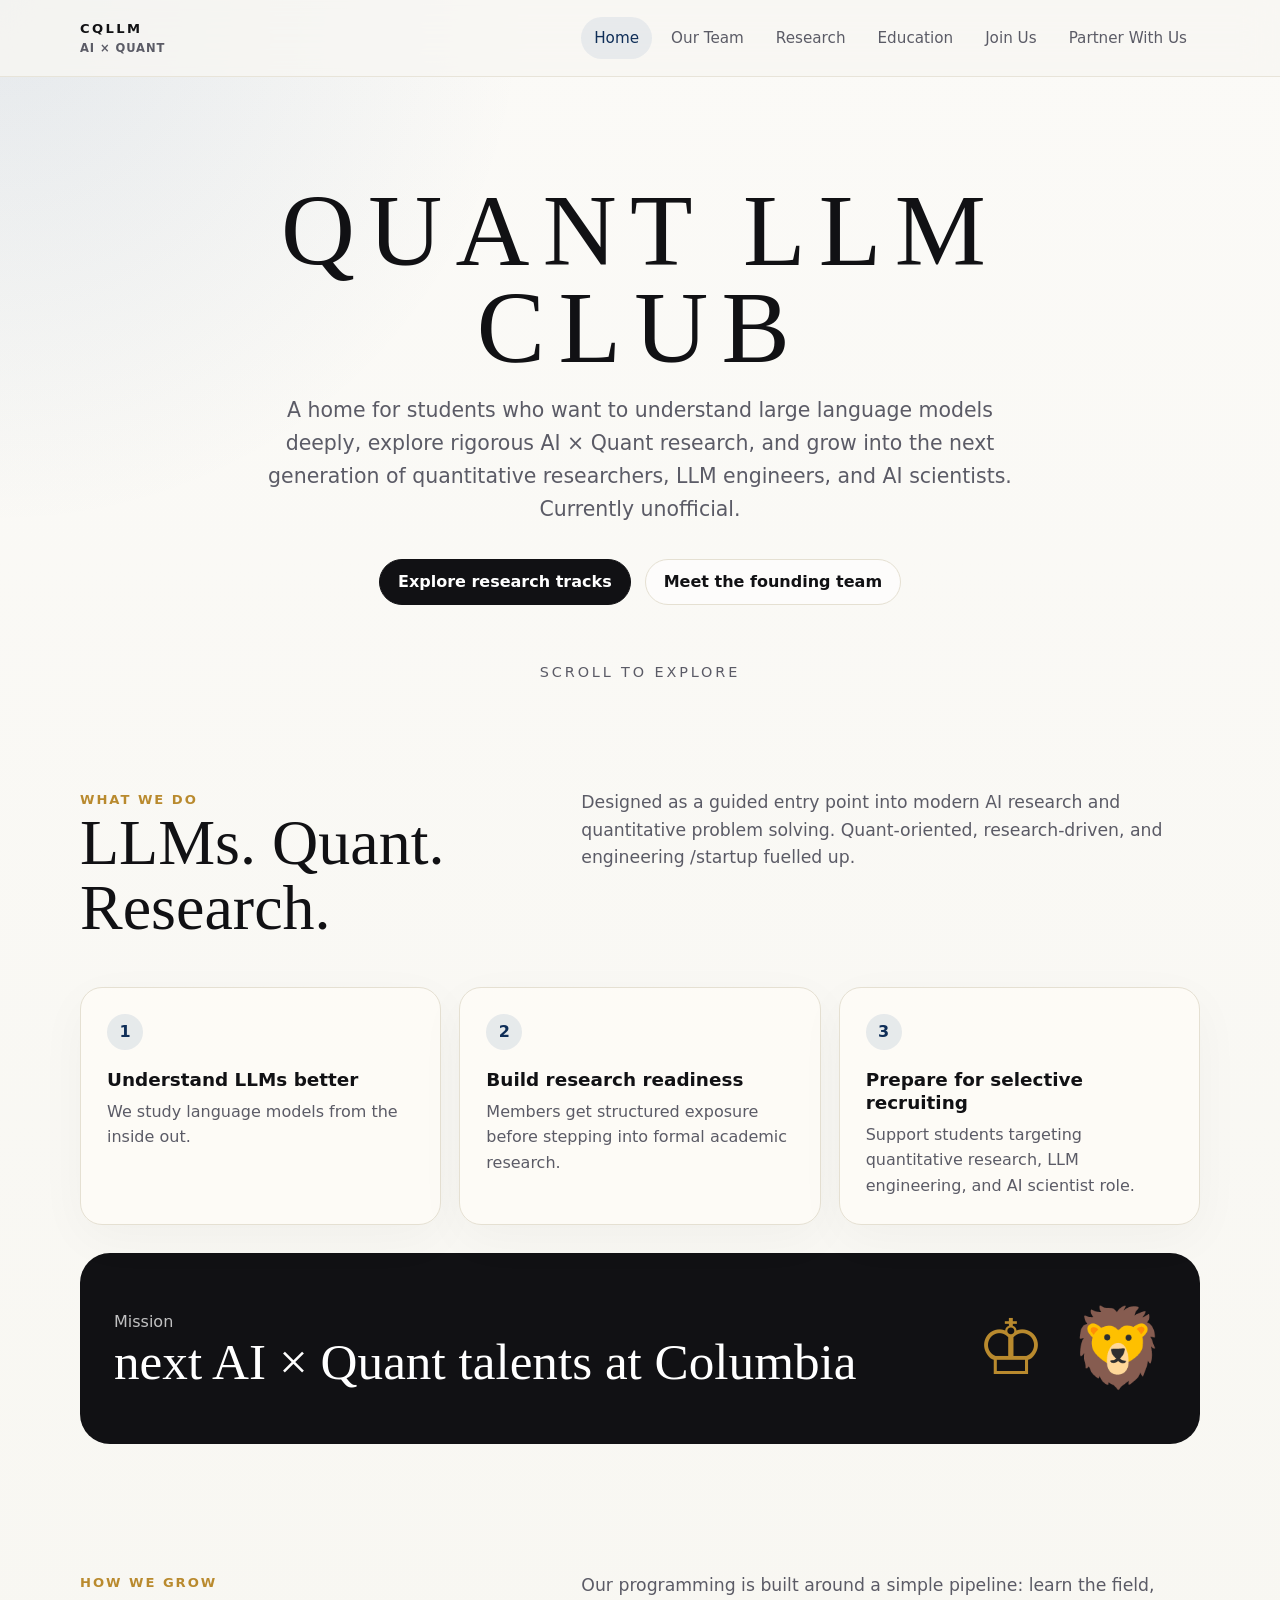
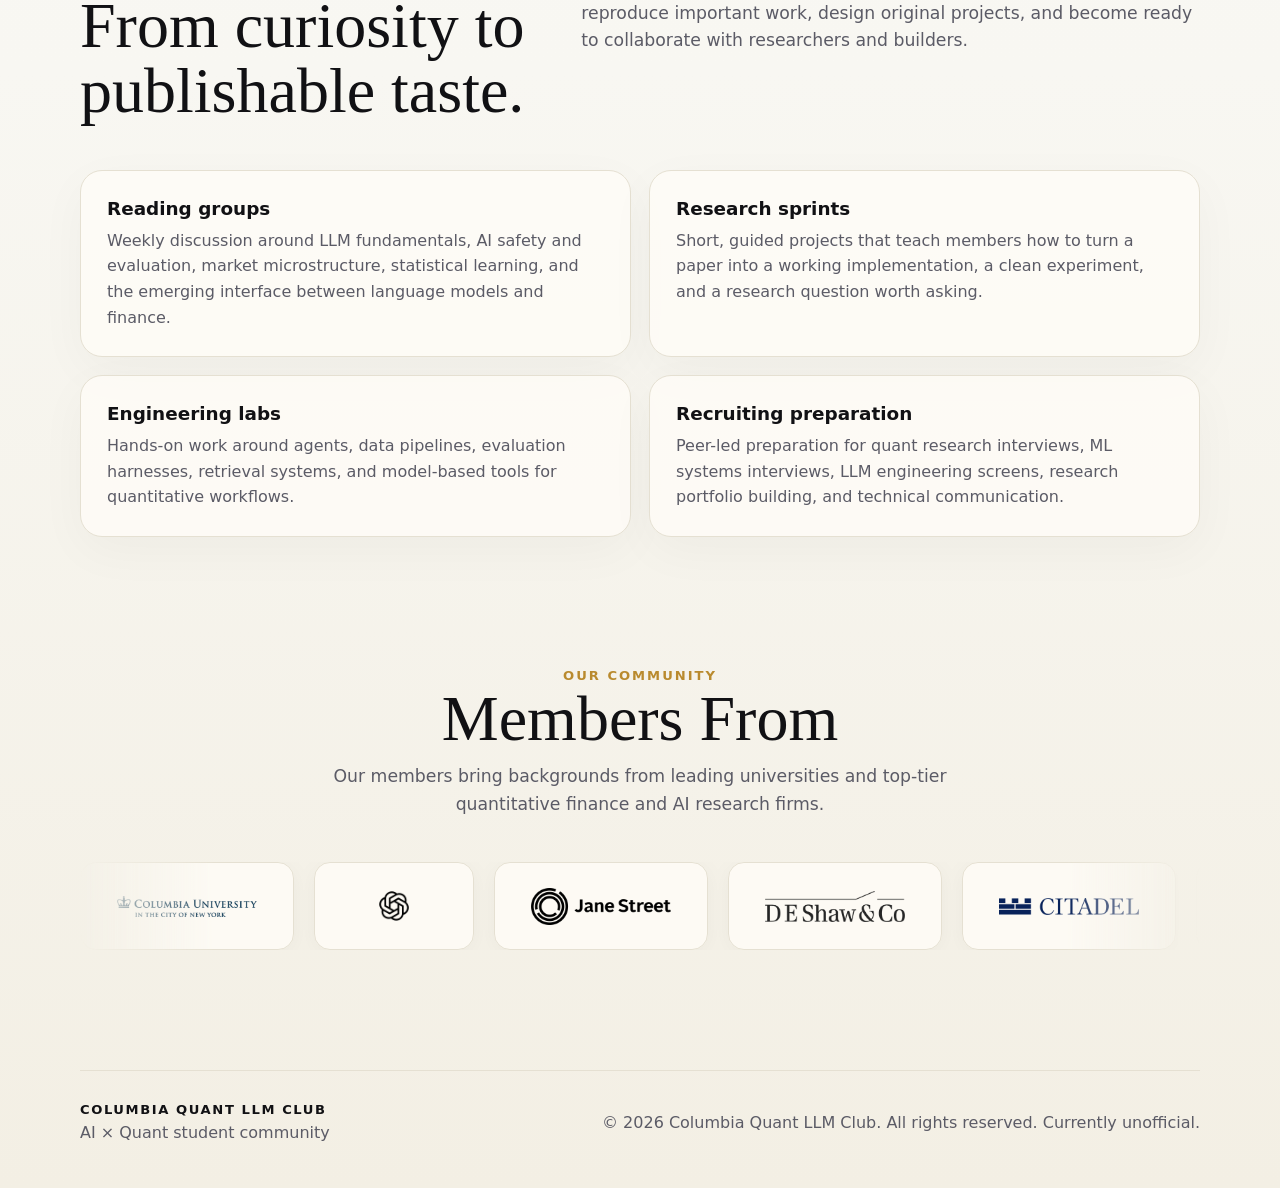
<file: index.html>
<!doctype html>
<html lang="en">

<head>
  <meta charset="utf-8" />
  <meta name="viewport" content="width=device-width, initial-scale=1" />
  <title>Columbia Quant LLM Club</title>
  <meta name="description"
    content="Columbia Quant LLM Club is a student-led community focused on large language models, quantitative research, and AI x Quant talent development." />
  <link rel="stylesheet" href="styles.css" />
</head>

<body>
  <header class="site-header">
    <div class="nav-wrap">
      <a class="logo" href="index.html" aria-label="Columbia Quant LLM Club home">
        <span>CQLLM</span>
        <span>AI × Quant</span>
      </a>
      <nav class="nav-links" aria-label="Primary navigation">
        <a class="active" href="index.html">Home</a>
        <a href="team.html">Our Team</a>
        <a href="research.html">Research</a>
        <a href="education.html">Education</a>
        <a href="recruitment.html">Join Us</a>
        <a href="sponsors.html">Partner With Us</a>
      </nav>
    </div>
  </header>

  <main>
    <section class="hero">
      <div class="hero-inner">
        <h1>Quant LLM Club</h1>
        <p class="hero-copy">
          A home for students who want to understand large language models deeply, explore rigorous AI × Quant research,
          and grow into the next generation of quantitative researchers, LLM engineers, and AI scientists. Currently unofficial.
        </p>
        <div class="hero-actions">
          <a class="button primary" href="research.html">Explore research tracks</a>
          <a class="button secondary" href="team.html">Meet the founding team</a>
        </div>
        <div class="scroll-note">Scroll to explore</div>
      </div>
    </section>

    <section class="section" id="what-we-do">
      <div class="section-heading">
        <div>
          <div class="eyebrow">What We Do</div>
          <h2>LLMs. Quant. Research.</h2>
        </div>
        <p class="lead">
          Designed as a guided entry point into modern AI research and quantitative problem
          solving. Quant-oriented, research-driven, and engineering /startup fuelled up.
        </p>
      </div>

      <div class="grid">
        <article class="card">
          <div class="number">1</div>
          <h3>Understand LLMs better</h3>
          <p>We study language models from the inside out.</p>
        </article>
        <article class="card">
          <div class="number">2</div>
          <h3>Build research readiness</h3>
          <p>Members get structured exposure before stepping into formal academic research.</p>
          <!-- paper discussions,reproducibility projects, faculty outreach preparation, and research taste-building -->
        </article>
        <article class="card">
          <div class="number">3</div>
          <h3>Prepare for selective recruiting</h3>
          <p>Support students targeting quantitative research, LLM engineering, and AI scientist role.</p>
          <!-- through technical projects, interview preparation, and peer mentorship. -->
        </article>
      </div>

      <div class="mission-band">
        <div>
          <p>Mission</p>
          <strong>next AI × Quant talents at Columbia</strong>
        </div>
        <div class="mission-mark" aria-hidden="true">♔ 🦁</div>
      </div>
    </section>

    <section class="section">
      <div class="section-heading">
        <div>
          <div class="eyebrow">How We Grow</div>
          <h2>From curiosity to publishable taste.</h2>
        </div>
        <p class="lead">Our programming is built around a simple pipeline: learn the field, reproduce important work,
          design original projects, and become ready to collaborate with researchers and builders.</p>
      </div>
      <div class="grid two">
        <article class="card">
          <h3>Reading groups</h3>
          <p>Weekly discussion around LLM fundamentals, AI safety and evaluation, market microstructure, statistical
            learning, and the emerging interface between language models and finance.</p>
        </article>
        <article class="card">
          <h3>Research sprints</h3>
          <p>Short, guided projects that teach members how to turn a paper into a working implementation, a clean
            experiment, and a research question worth asking.</p>
        </article>
        <article class="card">
          <h3>Engineering labs</h3>
          <p>Hands-on work around agents, data pipelines, evaluation harnesses, retrieval systems, and model-based tools
            for quantitative workflows.</p>
        </article>
        <article class="card">
          <h3>Recruiting preparation</h3>
          <p>Peer-led preparation for quant research interviews, ML systems interviews, LLM engineering screens,
            research portfolio building, and technical communication.</p>
        </article>
      </div>
    </section>

    <section class="section members-from-section">
      <div class="members-from-header">
        <div class="eyebrow">Our Community</div>
        <h2>Members From</h2>
        <p class="lead">Our members bring backgrounds from leading universities and top-tier quantitative finance and AI research firms.</p>
      </div>
      <div class="logo-track-wrap">
        <div class="logo-track">
          <a class="logo-item" href="https://columbia.edu" target="_blank" rel="noopener noreferrer">
            <img src="logos/columbia.png" alt="Columbia University">
          </a>
          <a class="logo-item" href="https://openai.com" target="_blank" rel="noopener noreferrer">
            <img src="logos/open-ai.png" alt="Open AI">
          </a>
          <a class="logo-item" href="https://janestreet.com" target="_blank" rel="noopener noreferrer">
            <img src="logos/jane-street.png" alt="Jane Street">
          </a>
          <a class="logo-item" href="https://deshaw.com" target="_blank" rel="noopener noreferrer">
            <img src="logos/de-shaw.png" alt="D. E. Shaw">
          </a>
          <a class="logo-item" href="https://citadel.com" target="_blank" rel="noopener noreferrer">
            <img src="logos/citadel.png" alt="Citadel">
          </a>
          <a class="logo-item" href="https://hudsonrivertrading.com" target="_blank" rel="noopener noreferrer">
            <img src="logos/hrt.png" alt="Hudson River Trading">
          </a>
          <a class="logo-item" href="https://jumptrading.com" target="_blank" rel="noopener noreferrer">
            <img src="logos/jump-trading.png" alt="Jump Trading">
          </a>
          <a class="logo-item" href="https://www.jqinvestments.com" target="_blank" rel="noopener noreferrer">
            <img src="logos/jq-investments.png" alt="JQ Investments">
          </a>
          <a class="logo-item" href="https://alphagrep.com" target="_blank" rel="noopener noreferrer">
            <img src="logos/alphagrep.png" alt="Alphagrep">
          </a>
          <a class="logo-item" href="https://deepseek.com" target="_blank" rel="noopener noreferrer">
            <img src="logos/deepseek.png" alt="DeepSeek">
          </a>
          <a class="logo-item" href="https://meta.com" target="_blank" rel="noopener noreferrer">
            <img src="logos/meta.png" alt="Meta">
          </a>
          <a class="logo-item" href="https://mit.edu" target="_blank" rel="noopener noreferrer">
            <img src="logos/mit.png" alt="MIT">
          </a>
          <a class="logo-item" aria-hidden="true" tabindex="-1" href="https://columbia.edu" target="_blank" rel="noopener noreferrer">
            <img src="logos/columbia.png" alt="">
          </a>
          <a class="logo-item" aria-hidden="true" tabindex="-1" href="https://openai.com" target="_blank" rel="noopener noreferrer">
            <img src="logos/open-ai.png" alt="">
          </a>
          <a class="logo-item" aria-hidden="true" tabindex="-1" href="https://janestreet.com" target="_blank" rel="noopener noreferrer">
            <img src="logos/jane-street.png" alt="">
          </a>
          <a class="logo-item" aria-hidden="true" tabindex="-1" href="https://deshaw.com" target="_blank" rel="noopener noreferrer">
            <img src="logos/de-shaw.png" alt="">
          </a>
          <a class="logo-item" aria-hidden="true" tabindex="-1" href="https://citadel.com" target="_blank" rel="noopener noreferrer">
            <img src="logos/citadel.png" alt="">
          </a>
          <a class="logo-item" aria-hidden="true" tabindex="-1" href="https://hudsonrivertrading.com" target="_blank" rel="noopener noreferrer">
            <img src="logos/hrt.png" alt="">
          </a>
          <a class="logo-item" aria-hidden="true" tabindex="-1" href="https://jumptrading.com" target="_blank" rel="noopener noreferrer">
            <img src="logos/jump-trading.png" alt="">
          </a>
          <a class="logo-item" aria-hidden="true" tabindex="-1" href="https://jqinvestments.com" target="_blank" rel="noopener noreferrer">
            <img src="logos/jq-investments.png" alt="">
          </a>
          <a class="logo-item" aria-hidden="true" tabindex="-1" href="https://alphagrep.com" target="_blank" rel="noopener noreferrer">
            <img src="logos/alphagrep.png" alt="">
          </a>
          <a class="logo-item" aria-hidden="true" tabindex="-1" href="https://deepseek.com" target="_blank" rel="noopener noreferrer">
            <img src="logos/deepseek.png" alt="">
          </a>
          <a class="logo-item" aria-hidden="true" tabindex="-1" href="https://meta.com" target="_blank" rel="noopener noreferrer">
            <img src="logos/meta.png" alt="">
          </a>
          <a class="logo-item" aria-hidden="true" tabindex="-1" href="https://mit.edu" target="_blank" rel="noopener noreferrer">
            <img src="logos/mit.png" alt="">
          </a>
        </div>
      </div>
    </section>

    <!-- <section class="section partners-section">
      <div class="members-from-header">
        <div class="eyebrow">Ecosystem</div>
        <h2>Partners</h2>
        <p class="lead">Organizations we collaborate with to advance AI × Quant education and research.</p>
      </div>
      <div class="partner-grid">
        <a class="logo-item partner-item" href="https://llmquant.com" target="_blank" rel="noopener noreferrer">
          <img src="logos/llmquant.png" alt="LLM Quant">
        </a>
      </div>
    </section> -->

    <div class="map-wrap">
      <script type="text/javascript" id="mapmyvisitors" src="//mapmyvisitors.com/map.js?d=ujn6sMbWQKrPx_OXc8cwWdJMNxQaJMDhCEwav9_UzWA&cl=ffffff&w=a"></script>
    </div>
  </main>

  <footer class="site-footer">
    <div>
      <div class="footer-wordmark">Columbia Quant LLM Club</div>
      <div>AI × Quant student community</div>
    </div>
    <div>© 2026 Columbia Quant LLM Club. All rights reserved. Currently unofficial.</div>
  </footer>
</body>

</html>
</file>
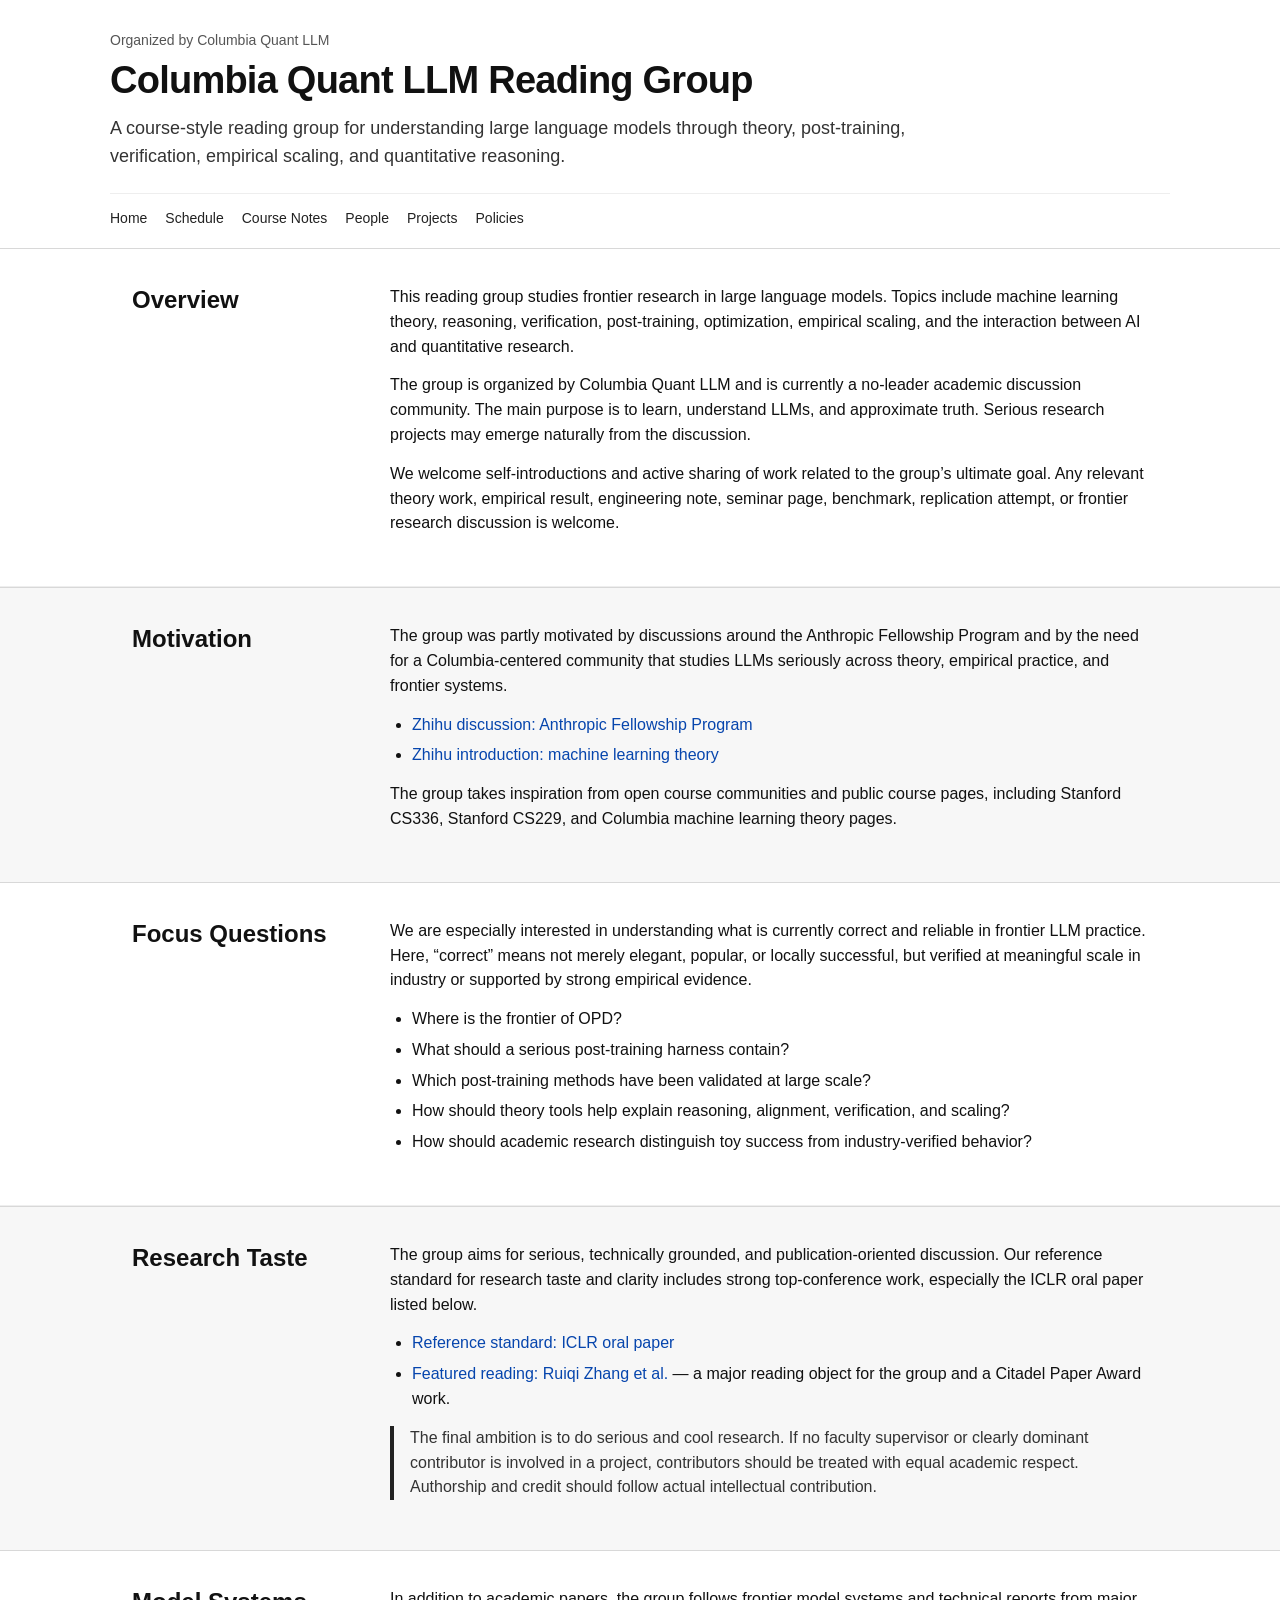
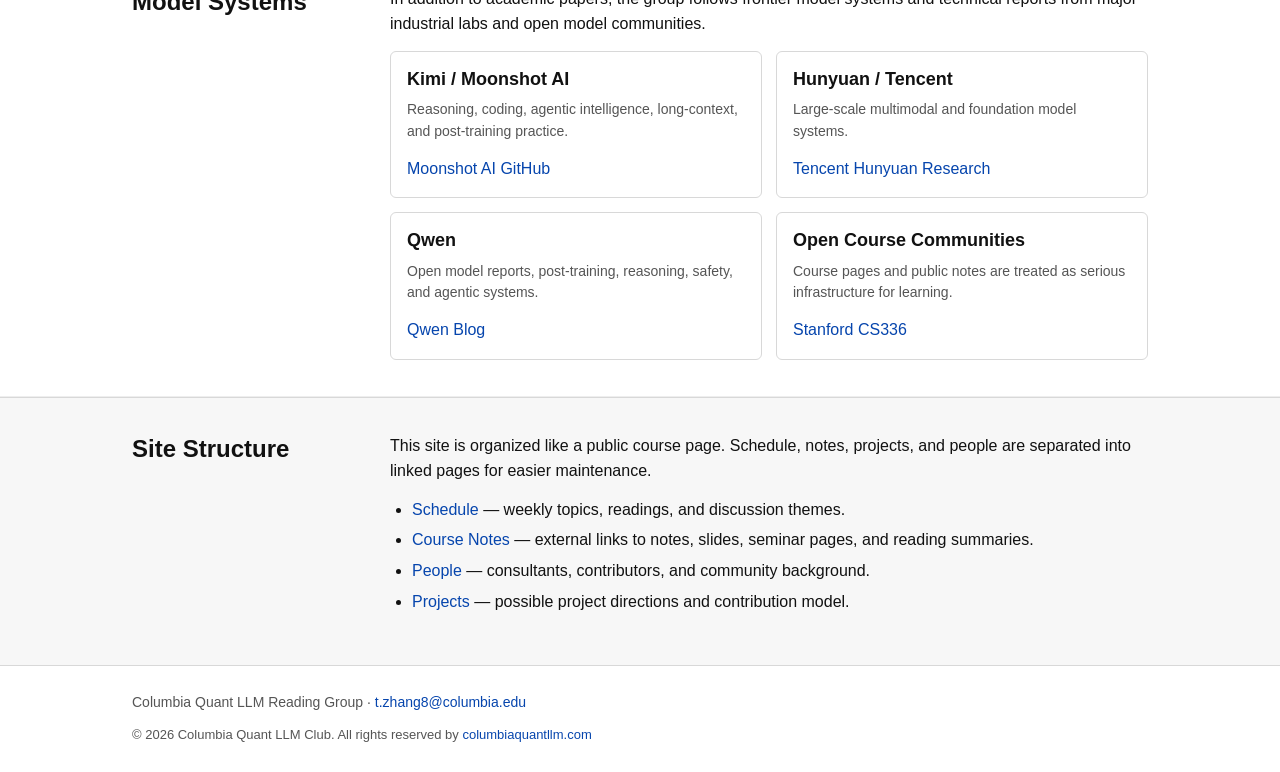
<file: reading-group/index.html>
<!doctype html>
<html lang="en">
<head><meta charset="utf-8"><meta name="viewport" content="width=device-width, initial-scale=1"><title>Columbia Quant LLM Reading Group</title><meta name="description" content="Course-style webpage for the Columbia Quant LLM Reading Group."><link rel="stylesheet" href="style.css"></head>
<body>
<header class="site-header"><div class="container header-inner"><p class="kicker">Organized by Columbia Quant LLM</p><h1>Columbia Quant LLM Reading Group</h1><p class="subtitle">A course-style reading group for understanding large language models through theory, post-training, verification, empirical scaling, and quantitative reasoning.</p><nav class="nav"><a href="index.html">Home</a><a href="schedule.html">Schedule</a><a href="notes.html">Course Notes</a><a href="people.html">People</a><a href="projects.html">Projects</a><a href="policies.html">Policies</a></nav></div></header>
<main>
<section class="section"><div class="container grid"><h2>Overview</h2><div><p>This reading group studies frontier research in large language models. Topics include machine learning theory, reasoning, verification, post-training, optimization, empirical scaling, and the interaction between AI and quantitative research.</p><p>The group is organized by Columbia Quant LLM and is currently a no-leader academic discussion community. The main purpose is to learn, understand LLMs, and approximate truth. Serious research projects may emerge naturally from the discussion.</p><p>We welcome self-introductions and active sharing of work related to the group’s ultimate goal. Any relevant theory work, empirical result, engineering note, seminar page, benchmark, replication attempt, or frontier research discussion is welcome.</p></div></div></section>
<section class="section alt"><div class="container grid"><h2>Motivation</h2><div><p>The group was partly motivated by discussions around the Anthropic Fellowship Program and by the need for a Columbia-centered community that studies LLMs seriously across theory, empirical practice, and frontier systems.</p><ul><li><a href="https://www.zhihu.com/question/12305646900/answer/1999438034542801397?share_code=CKG3fECgxyut&utm_psn=2041317391506956704">Zhihu discussion: Anthropic Fellowship Program</a></li><li><a href="https://www.zhihu.com/question/28256372/answer/128903335713?share_code=lImXarhazOmt&utm_psn=2041566149469549277">Zhihu introduction: machine learning theory</a></li></ul><p>The group takes inspiration from open course communities and public course pages, including Stanford CS336, Stanford CS229, and Columbia machine learning theory pages.</p></div></div></section>
<section class="section"><div class="container grid"><h2>Focus Questions</h2><div><p>We are especially interested in understanding what is currently correct and reliable in frontier LLM practice. Here, “correct” means not merely elegant, popular, or locally successful, but verified at meaningful scale in industry or supported by strong empirical evidence.</p><ul><li>Where is the frontier of OPD?</li><li>What should a serious post-training harness contain?</li><li>Which post-training methods have been validated at large scale?</li><li>How should theory tools help explain reasoning, alignment, verification, and scaling?</li><li>How should academic research distinguish toy success from industry-verified behavior?</li></ul></div></div></section>
<section class="section alt"><div class="container grid"><h2>Research Taste</h2><div><p>The group aims for serious, technically grounded, and publication-oriented discussion. Our reference standard for research taste and clarity includes strong top-conference work, especially the ICLR oral paper listed below.</p><ul><li><a href="https://arxiv.org/abs/2210.10749">Reference standard: ICLR oral paper</a></li><li><a href="https://arxiv.org/abs/2306.09927">Featured reading: Ruiqi Zhang et al.</a> — a major reading object for the group and a Citadel Paper Award work.</li></ul><p class="notice">The final ambition is to do serious and cool research. If no faculty supervisor or clearly dominant contributor is involved in a project, contributors should be treated with equal academic respect. Authorship and credit should follow actual intellectual contribution.</p></div></div></section>
<section class="section"><div class="container grid"><h2>Model Systems</h2><div><p>In addition to academic papers, the group follows frontier model systems and technical reports from major industrial labs and open model communities.</p><div class="card-grid"><div class="card"><h3>Kimi / Moonshot AI</h3><p>Reasoning, coding, agentic intelligence, long-context, and post-training practice.</p><a href="https://github.com/moonshotai">Moonshot AI GitHub</a></div><div class="card"><h3>Hunyuan / Tencent</h3><p>Large-scale multimodal and foundation model systems.</p><a href="https://hy.tencent.com/">Tencent Hunyuan Research</a></div><div class="card"><h3>Qwen</h3><p>Open model reports, post-training, reasoning, safety, and agentic systems.</p><a href="https://qwen.ai/blog">Qwen Blog</a></div><div class="card"><h3>Open Course Communities</h3><p>Course pages and public notes are treated as serious infrastructure for learning.</p><a href="https://cs336.stanford.edu/">Stanford CS336</a></div></div></div></div></section>
<section class="section alt"><div class="container grid"><h2>Site Structure</h2><div><p>This site is organized like a public course page. Schedule, notes, projects, and people are separated into linked pages for easier maintenance.</p><ul><li><a href="schedule.html">Schedule</a> — weekly topics, readings, and discussion themes.</li><li><a href="notes.html">Course Notes</a> — external links to notes, slides, seminar pages, and reading summaries.</li><li><a href="people.html">People</a> — consultants, contributors, and community background.</li><li><a href="projects.html">Projects</a> — possible project directions and contribution model.</li></ul></div></div></section>
</main><footer class="footer"><div class="container">Columbia Quant LLM Reading Group · <a href="mailto:t.zhang8@columbia.edu">t.zhang8@columbia.edu</a><p class="footer-sub">&copy; 2026 Columbia Quant LLM Club. All rights reserved by <a href="https://columbiaquantllm.com">columbiaquantllm.com</a></p></div></footer>
</body></html>
</file>
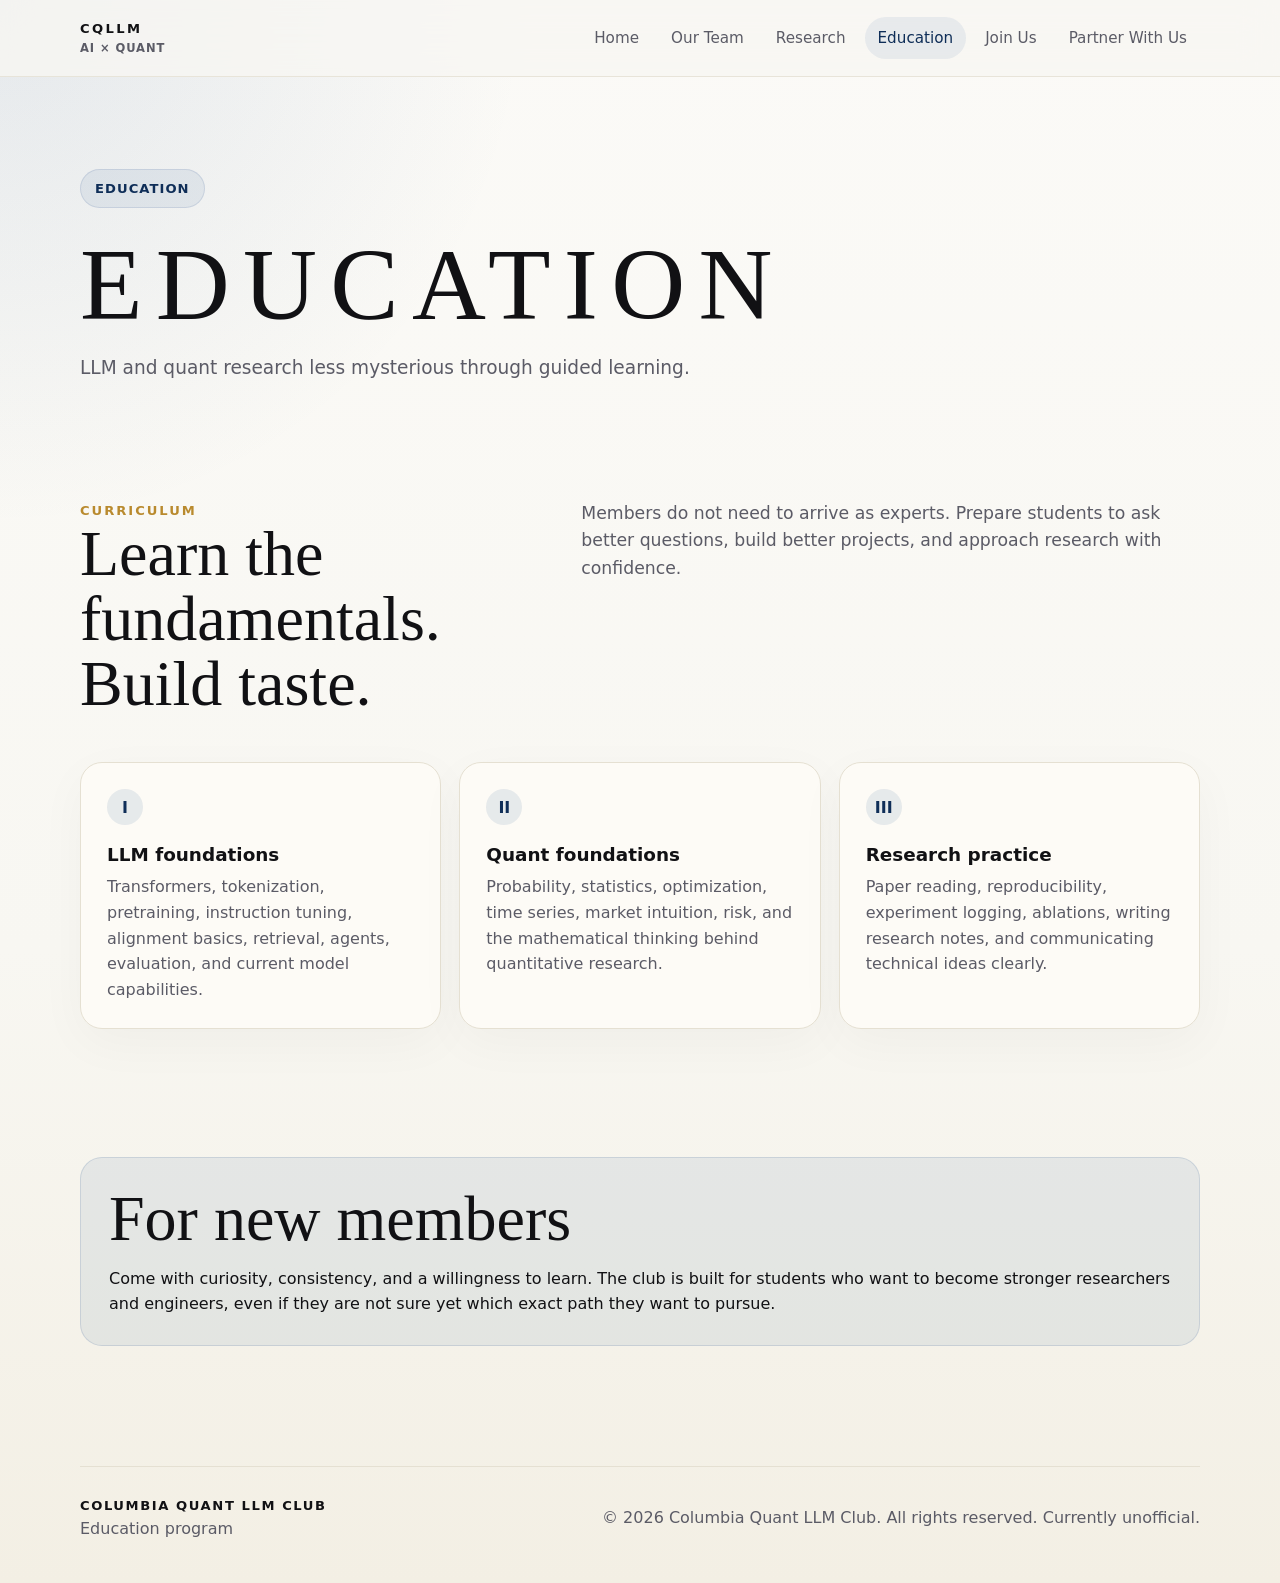
<file: education.html>
<!doctype html>
<html lang="en">
<head>
  <meta charset="utf-8" />
  <meta name="viewport" content="width=device-width, initial-scale=1" />
  <title>Education | Columbia Quant LLM Club</title>
  <meta name="description" content="Columbia Quant LLM Club education program
    covering LLM foundations, quantitative research methods, and research practice
    for Columbia University students." />
  <link rel="stylesheet" href="styles.css" />
</head>
<body>
  <header class="site-header">
    <div class="nav-wrap">
      <a class="logo" href="index.html"><span>CQLLM</span><span>AI × Quant</span></a>
      <nav class="nav-links" aria-label="Primary navigation">
        <a href="index.html">Home</a>
        <a href="team.html">Our Team</a>
        <a href="research.html">Research</a>
        <a class="active" href="education.html">Education</a>
        <a href="recruitment.html">Join Us</a>
        <a href="sponsors.html">Partner With Us</a>
      </nav>
    </div>
  </header>

  <main>
    <section class="page-hero">
      <div class="kicker">Education</div>
      <h1>Education</h1>
      <p>LLM and quant research less mysterious through guided learning.</p>
    </section>

    <section class="section">
      <div class="section-heading">
        <div>
          <div class="eyebrow">Curriculum</div>
          <h2>Learn the fundamentals. Build taste.</h2>
        </div>
        <p class="lead">Members do not need to arrive as experts. Prepare students to ask better questions, build better projects, and approach research with confidence.</p>
      </div>
      <div class="grid">
        <article class="card">
          <div class="number">I</div>
          <h3>LLM foundations</h3>
          <p>Transformers, tokenization, pretraining, instruction tuning, alignment basics, retrieval, agents, evaluation, and current model capabilities.</p>
        </article>
        <article class="card">
          <div class="number">II</div>
          <h3>Quant foundations</h3>
          <p>Probability, statistics, optimization, time series, market intuition, risk, and the mathematical thinking behind quantitative research.</p>
        </article>
        <article class="card">
          <div class="number">III</div>
          <h3>Research practice</h3>
          <p>Paper reading, reproducibility, experiment logging, ablations, writing research notes, and communicating technical ideas clearly.</p>
        </article>
      </div>
    </section>

    <section class="section">
      <div class="callout">
        <h2>For new members</h2>
        <p>Come with curiosity, consistency, and a willingness to learn. The club is built for students who want to become stronger researchers and engineers, even if they are not sure yet which exact path they want to pursue.</p>
      </div>
    </section>
  </main>

  <footer class="site-footer">
    <div>
      <div class="footer-wordmark">Columbia Quant LLM Club</div>
      <div>Education program</div>
    </div>
    <div>© 2026 Columbia Quant LLM Club. All rights reserved. Currently unofficial.</div>
  </footer>
</body>
</html>
</file>
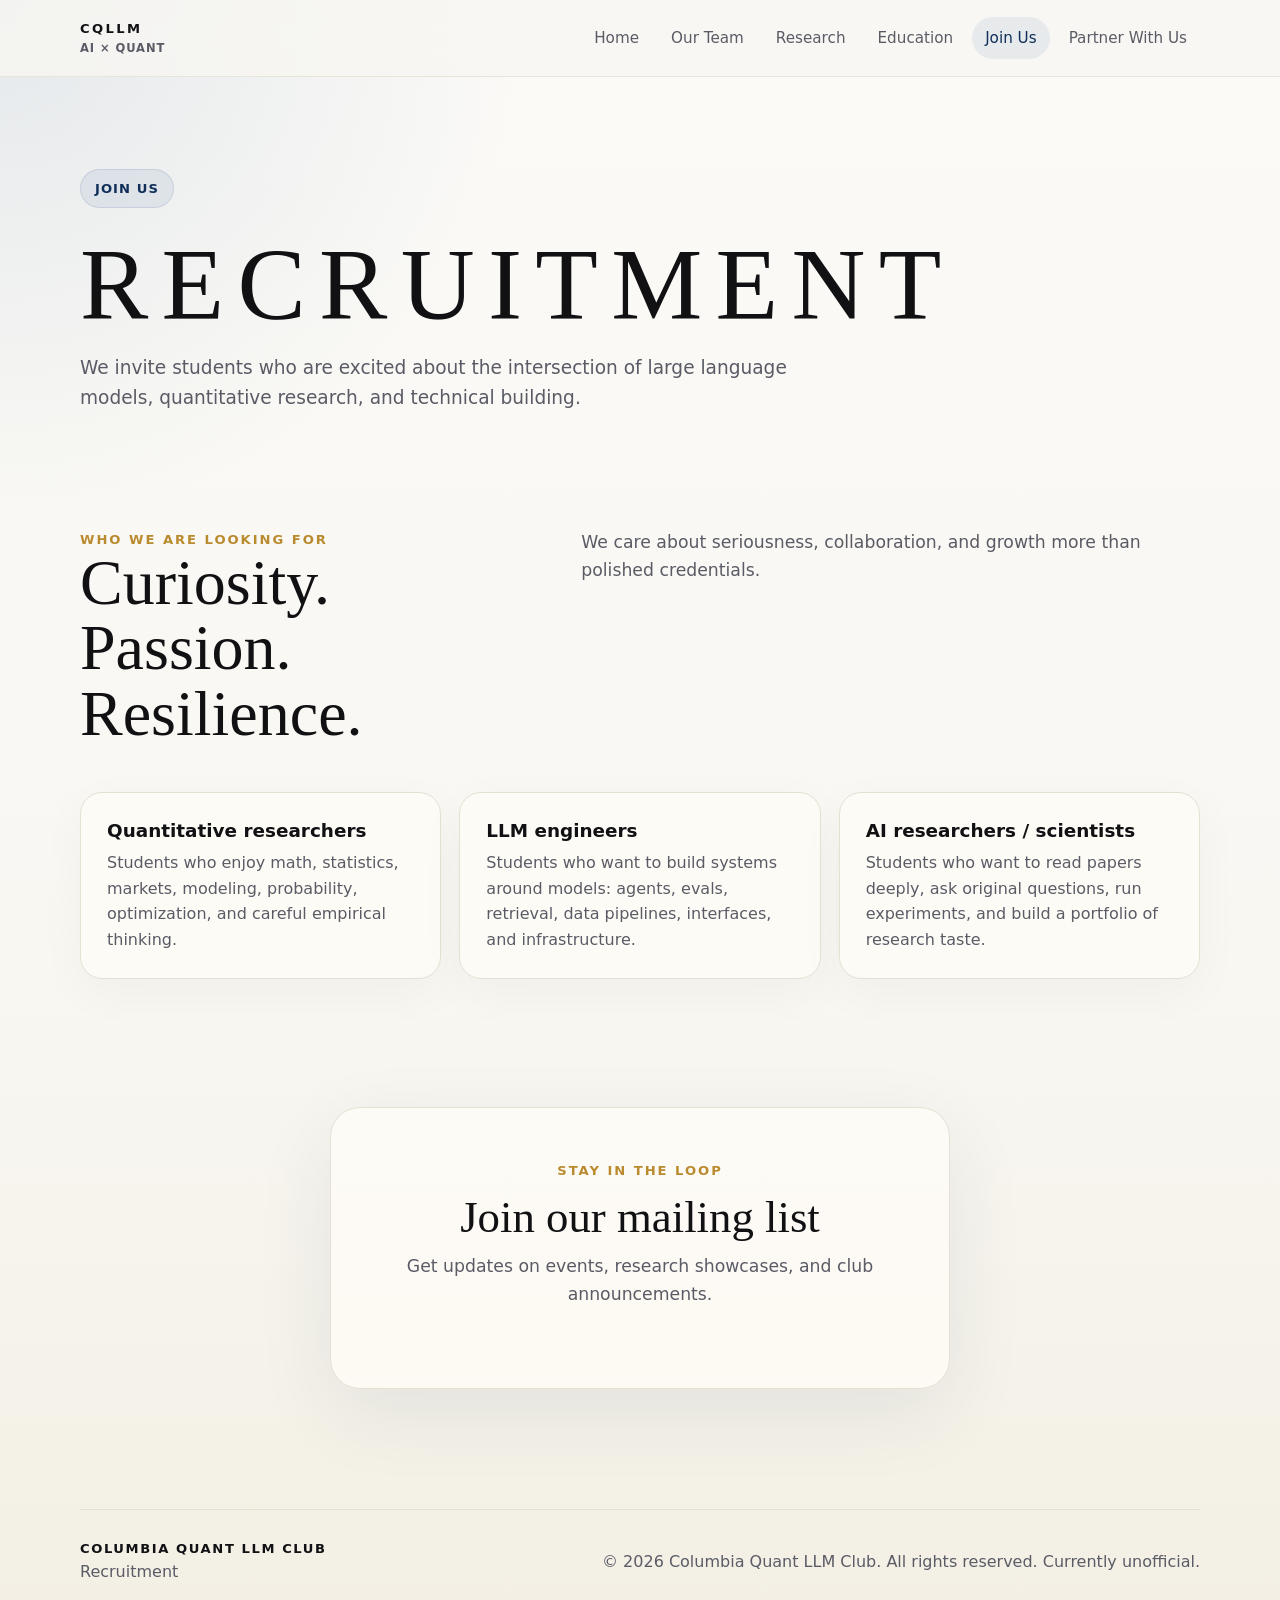
<file: recruitment.html>
<!doctype html>
<html lang="en">
<head>
  <meta charset="utf-8" />
  <meta name="viewport" content="width=device-width, initial-scale=1" />
  <title>Recruitment | Columbia Quant LLM Club</title>
  <meta name="description" content="Join Columbia Quant LLM Club. We're looking
    for quantitative researchers, LLM engineers, and AI scientists at Columbia
    University interested in AI and quant research." />
  <link rel="stylesheet" href="styles.css" />
</head>
<body>
  <header class="site-header">
    <div class="nav-wrap">
      <a class="logo" href="index.html"><span>CQLLM</span><span>AI × Quant</span></a>
      <nav class="nav-links" aria-label="Primary navigation">
        <a href="index.html">Home</a>
        <a href="team.html">Our Team</a>
        <a href="research.html">Research</a>
        <a href="education.html">Education</a>
        <a class="active" href="recruitment.html">Join Us</a>
        <a href="sponsors.html">Partner With Us</a>
      </nav>
    </div>
  </header>

  <main>
    <section class="page-hero">
      <div class="kicker">Join US</div>
      <h1>Recruitment</h1>
      <p>We invite students who are excited about the intersection of large language models, quantitative research, and technical building.</p>
    </section>

    <section class="section">
      <div class="section-heading">
        <div>
          <div class="eyebrow">Who We Are Looking For</div>
          <h2>Curiosity. Passion. Resilience.</h2>
        </div>
        <p class="lead"> We care about seriousness, collaboration, and growth more than polished credentials.</p>
      </div>

      <div class="grid three">
        <article class="card">
          <h3>Quantitative researchers</h3>
          <p>Students who enjoy math, statistics, markets, modeling, probability, optimization, and careful empirical thinking.</p>
        </article>
        <article class="card">
          <h3>LLM engineers</h3>
          <p>Students who want to build systems around models: agents, evals, retrieval, data pipelines, interfaces, and infrastructure.</p>
        </article>
        <article class="card">
          <h3>AI researchers / scientists</h3>
          <p>Students who want to read papers deeply, ask original questions, run experiments, and build a portfolio of research taste.</p>
        </article>
      </div>
    </section>

    <section class="section mailing-section-outer">
      <div class="mailing-card">
        <div class="eyebrow">Stay in the loop</div>
        <h2>Join our mailing list</h2>
        <p class="lead">Get updates on events, research showcases, and club announcements.</p>
        <div class="mailing-form-wrap">
          <script async src="https://eomail5.com/form/45d25908-607e-11f1-be07-37e079b43061.js"
                  data-form="45d25908-607e-11f1-be07-37e079b43061"></script>
        </div>
      </div>
    </section>
  </main>

  <footer class="site-footer">
    <div>
      <div class="footer-wordmark">Columbia Quant LLM Club</div>
      <div>Recruitment</div>
    </div>
    <div>© 2026 Columbia Quant LLM Club. All rights reserved. Currently unofficial.</div>
  </footer>
</body>
</html>
</file>
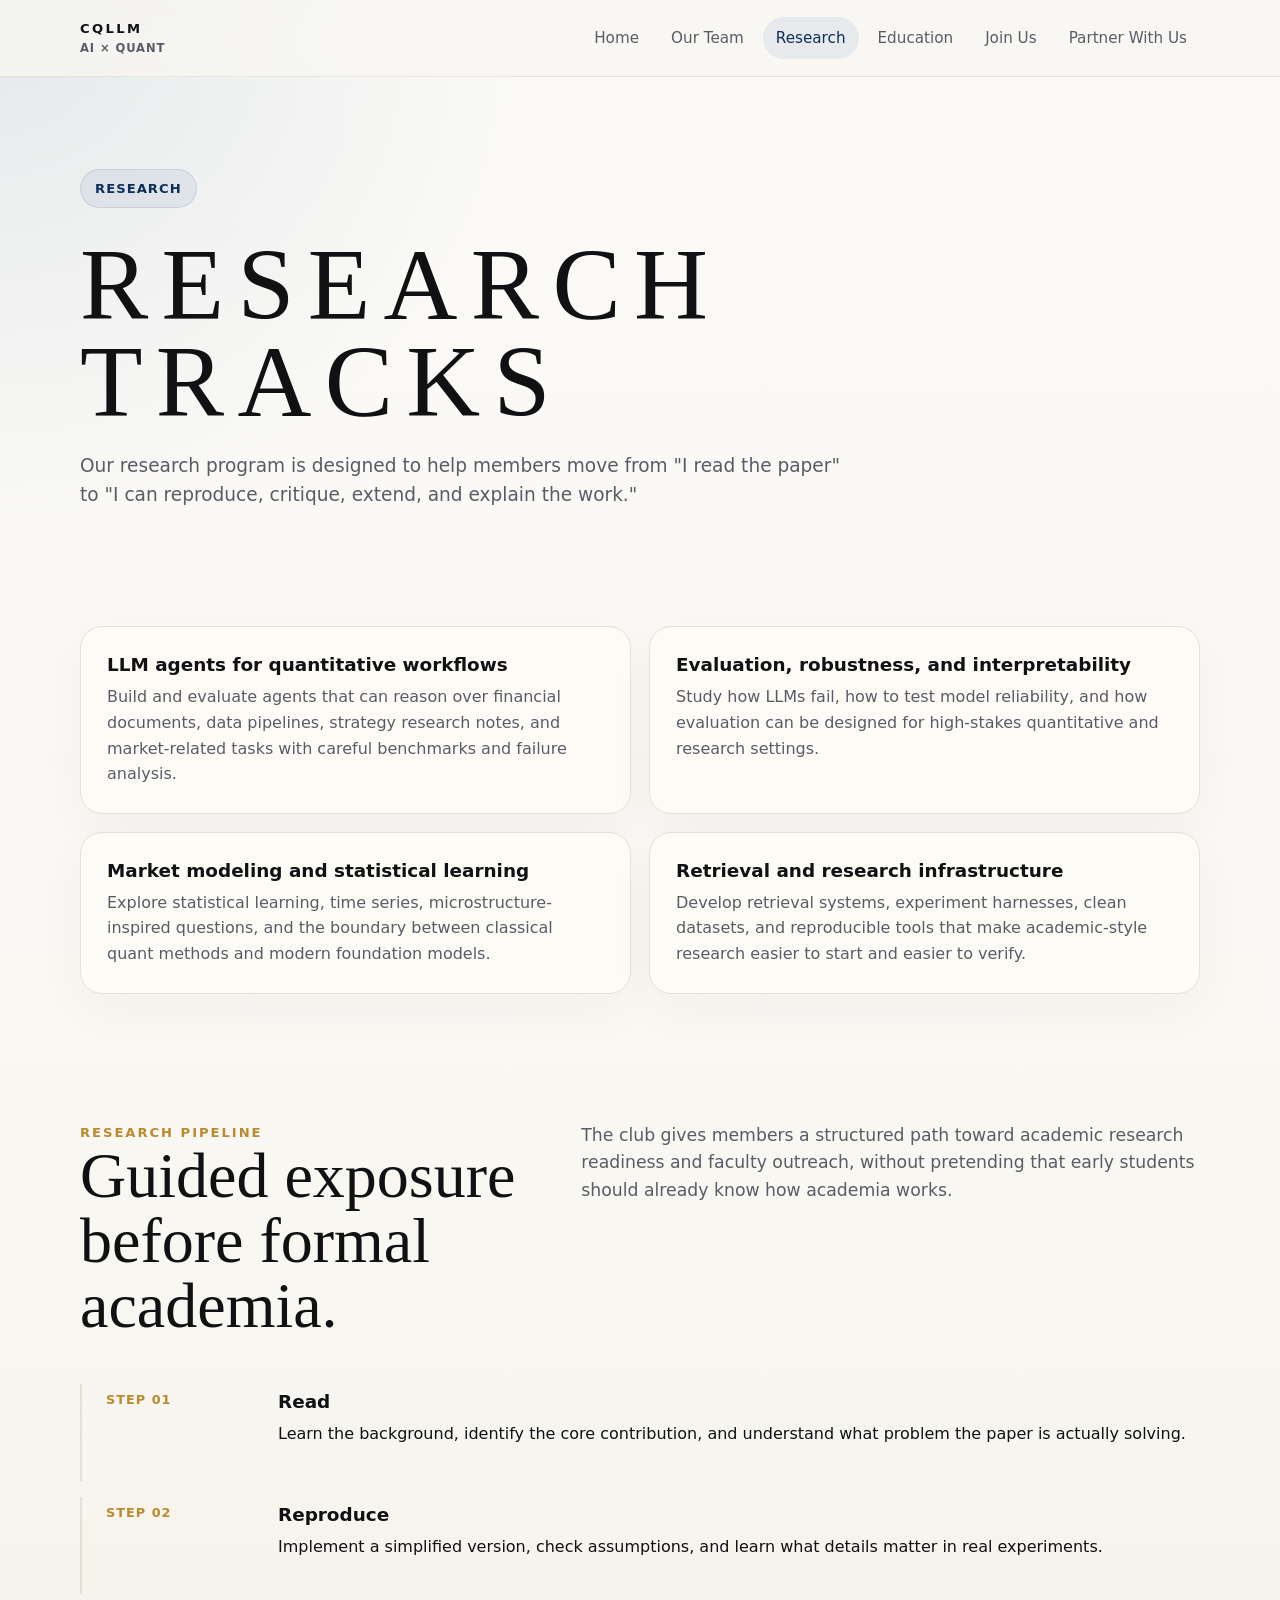
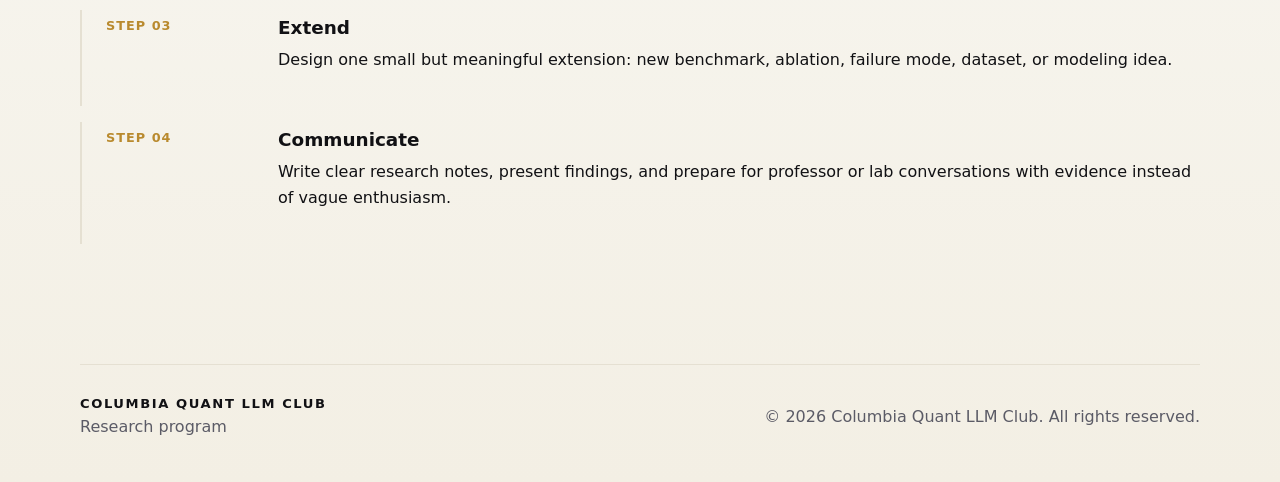
<file: research.html>
<!doctype html>
<html lang="en">
<head>
  <meta charset="utf-8" />
  <meta name="viewport" content="width=device-width, initial-scale=1" />
  <title>Research | Columbia Quant LLM Club</title>
  <meta name="description" content="Columbia Quant LLM Club research tracks:
    LLM agents for quant workflows, model evaluation, market modeling,
    and retrieval systems. Guided research for Columbia students." />
  <link rel="stylesheet" href="styles.css" />
</head>
<body>
  <header class="site-header">
    <div class="nav-wrap">
      <a class="logo" href="index.html"><span>CQLLM</span><span>AI × Quant</span></a>
      <nav class="nav-links" aria-label="Primary navigation">
        <a href="index.html">Home</a>
        <a href="team.html">Our Team</a>
        <a class="active" href="research.html">Research</a>
        <a href="education.html">Education</a>
        <a href="recruitment.html">Join Us</a>
        <a href="sponsors.html">Partner With Us</a>
      </nav>
    </div>
  </header>

  <main>
    <section class="page-hero">
      <div class="kicker">Research</div>
      <h1>Research Tracks</h1>
      <p>Our research program is designed to help members move from "I read the paper" to "I can reproduce, critique, extend, and explain the work."</p>
    </section>

    <!-- PAID CONTENT: Reading Group section hidden until payment is implemented
    <section class="section">
      <div class="section-heading">
        <div>
          <div class="eyebrow">Reading Group</div>
          <h2>Weekly paper discussions.</h2>
        </div>
        <p class="lead">Our reading group runs a structured 8-week program covering LLM theory, post-training, reasoning, verification, and frontier model systems. Open schedule, guided readings, and active discussion.</p>
      </div>
      <a href="/reading-group/" class="card" style="display: block; text-decoration: none; margin-bottom: 18px; border-left: 3px solid var(--accent);">
        <div style="display: flex; justify-content: space-between; align-items: center; gap: 16px; flex-wrap: wrap;">
          <div>
            <h3 style="margin-bottom: 6px;">Quant LLM Reading Group →</h3>
            <p style="margin: 0;">8-week guided reading program · weekly paper discussions · open schedule</p>
          </div>
          <span class="badge" style="flex-shrink: 0;">Visit page</span>
        </div>
      </a>
    </section>
    -->

    <section class="section">
      <div class="grid two">
        <article class="card">
          <h3>LLM agents for quantitative workflows</h3>
          <p>Build and evaluate agents that can reason over financial documents, data pipelines, strategy research notes, and market-related tasks with careful benchmarks and failure analysis.</p>
        </article>
        <article class="card">
          <h3>Evaluation, robustness, and interpretability</h3>
          <p>Study how LLMs fail, how to test model reliability, and how evaluation can be designed for high-stakes quantitative and research settings.</p>
        </article>
        <article class="card">
          <h3>Market modeling and statistical learning</h3>
          <p>Explore statistical learning, time series, microstructure-inspired questions, and the boundary between classical quant methods and modern foundation models.</p>
        </article>
        <article class="card">
          <h3>Retrieval and research infrastructure</h3>
          <p>Develop retrieval systems, experiment harnesses, clean datasets, and reproducible tools that make academic-style research easier to start and easier to verify.</p>
        </article>
      </div>
    </section>

    <section class="section">
      <div class="section-heading">
        <div>
          <div class="eyebrow">Research Pipeline</div>
          <h2>Guided exposure before formal academia.</h2>
        </div>
        <p class="lead">The club gives members a structured path toward academic research readiness and faculty outreach, without pretending that early students should already know how academia works.</p>
      </div>
      <div class="timeline">
        <div class="timeline-item">
          <div class="term">Step 01</div>
          <div>
            <h3>Read</h3>
            <p>Learn the background, identify the core contribution, and understand what problem the paper is actually solving.</p>
          </div>
        </div>
        <div class="timeline-item">
          <div class="term">Step 02</div>
          <div>
            <h3>Reproduce</h3>
            <p>Implement a simplified version, check assumptions, and learn what details matter in real experiments.</p>
          </div>
        </div>
        <div class="timeline-item">
          <div class="term">Step 03</div>
          <div>
            <h3>Extend</h3>
            <p>Design one small but meaningful extension: new benchmark, ablation, failure mode, dataset, or modeling idea.</p>
          </div>
        </div>
        <div class="timeline-item">
          <div class="term">Step 04</div>
          <div>
            <h3>Communicate</h3>
            <p>Write clear research notes, present findings, and prepare for professor or lab conversations with evidence instead of vague enthusiasm.</p>
          </div>
        </div>
      </div>
    </section>
  </main>

  <footer class="site-footer">
    <div>
      <div class="footer-wordmark">Columbia Quant LLM Club</div>
      <div>Research program</div>
    </div>
    <div>© 2026 Columbia Quant LLM Club. All rights reserved.</div>
  </footer>
</body>
</html>
</file>
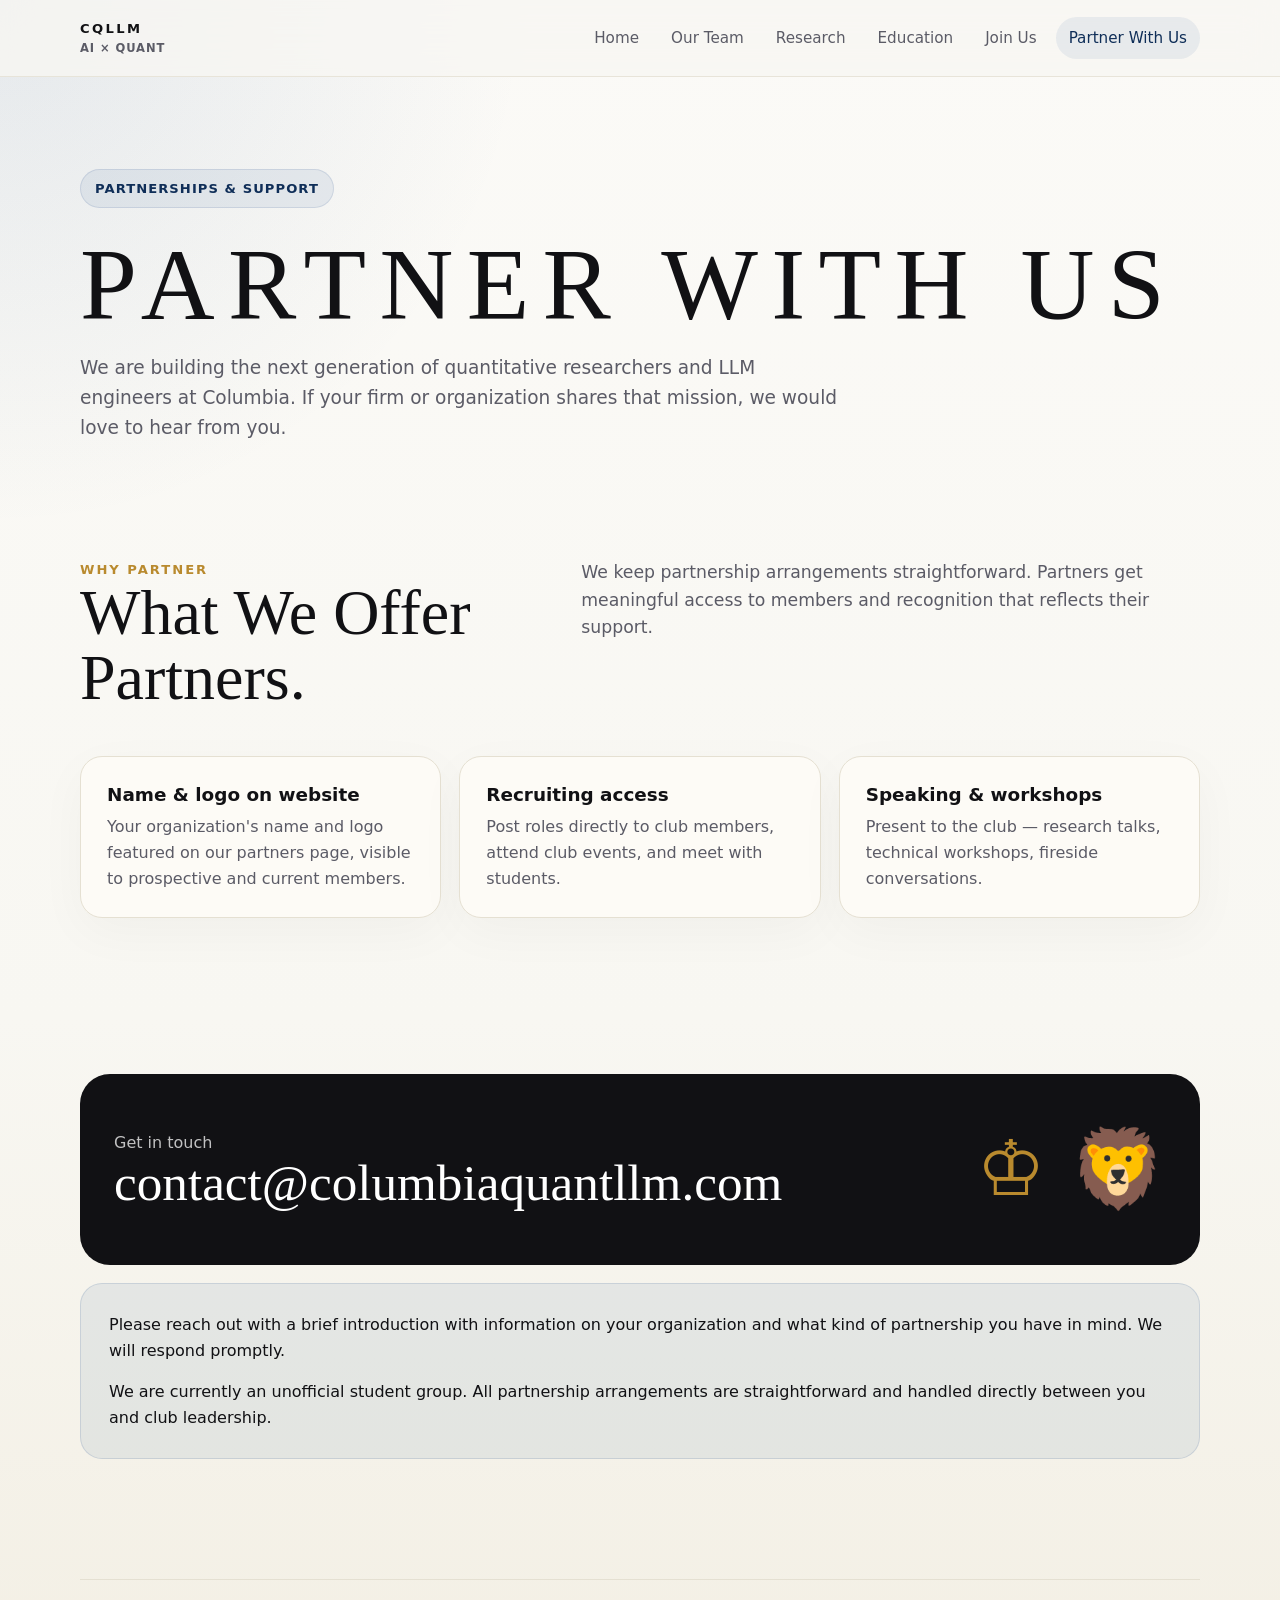
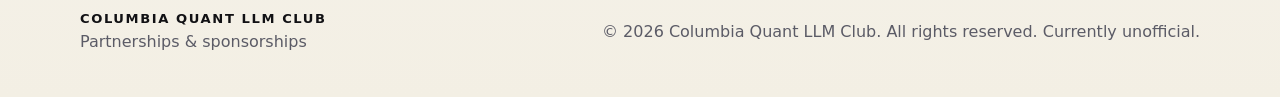
<file: sponsors.html>
<!doctype html>
<html lang="en">

<head>
  <meta charset="utf-8" />
  <meta name="viewport" content="width=device-width, initial-scale=1" />
  <title>Partner With Us | Columbia Quant LLM Club</title>
  <meta name="description"
    content="Partner with Columbia Quant LLM Club. Support the next generation of quantitative researchers and LLM engineers at Columbia University." />
  <link rel="stylesheet" href="styles.css" />
</head>

<body>
  <header class="site-header">
    <div class="nav-wrap">
      <a class="logo" href="index.html" aria-label="Columbia Quant LLM Club home">
        <span>CQLLM</span>
        <span>AI × Quant</span>
      </a>
      <nav class="nav-links" aria-label="Primary navigation">
        <a href="index.html">Home</a>
        <a href="team.html">Our Team</a>
        <a href="research.html">Research</a>
        <a href="education.html">Education</a>
        <a href="recruitment.html">Join Us</a>
        <a class="active" href="sponsors.html">Partner With Us</a>
      </nav>
    </div>
  </header>

  <main>
    <section class="page-hero">
      <div class="kicker">Partnerships & Support</div>
      <h1>Partner With Us</h1>
      <p>We are building the next generation of quantitative researchers and LLM engineers at Columbia. If your firm or organization shares that mission, we would love to hear from you.</p>
    </section>

    <section class="section">
      <div class="section-heading">
        <div>
          <div class="eyebrow">Why Partner</div>
          <h2>What We Offer Partners.</h2>
        </div>
        <p class="lead">
          We keep partnership arrangements straightforward. Partners get meaningful access to members and recognition that reflects their support.
        </p>
      </div>

      <div class="grid">
        <article class="card">
          <h3>Name & logo on website</h3>
          <p>Your organization's name and logo featured on our partners page, visible to prospective and current members.</p>
        </article>
        <article class="card">
          <h3>Recruiting access</h3>
          <p>Post roles directly to club members, attend club events, and meet with students.</p>
        </article>
        <article class="card">
          <h3>Speaking & workshops</h3>
          <p>Present to the club — research talks, technical workshops, fireside conversations.</p>
        </article>
      </div>
    </section>

    <section class="section">
      <div class="mission-band">
        <div>
          <p>Get in touch</p>
          <strong>contact@columbiaquantllm.com</strong>
        </div>
        <div class="mission-mark" aria-hidden="true">♔ 🦁</div>
      </div>
      <div class="callout" style="margin-top: 18px;">
        <p>Please reach out with a brief introduction with information on your organization and what kind of partnership you have in mind. We will respond promptly.</p>
        <p style="margin-bottom: 0;">We are currently an unofficial student group. All partnership arrangements are straightforward and handled directly between you and club leadership.</p>
      </div>
    </section>
  </main>

  <footer class="site-footer">
    <div>
      <div class="footer-wordmark">Columbia Quant LLM Club</div>
      <div>Partnerships & sponsorships</div>
    </div>
    <div>© 2026 Columbia Quant LLM Club. All rights reserved. Currently unofficial.</div>
  </footer>
</body>

</html>
</file>
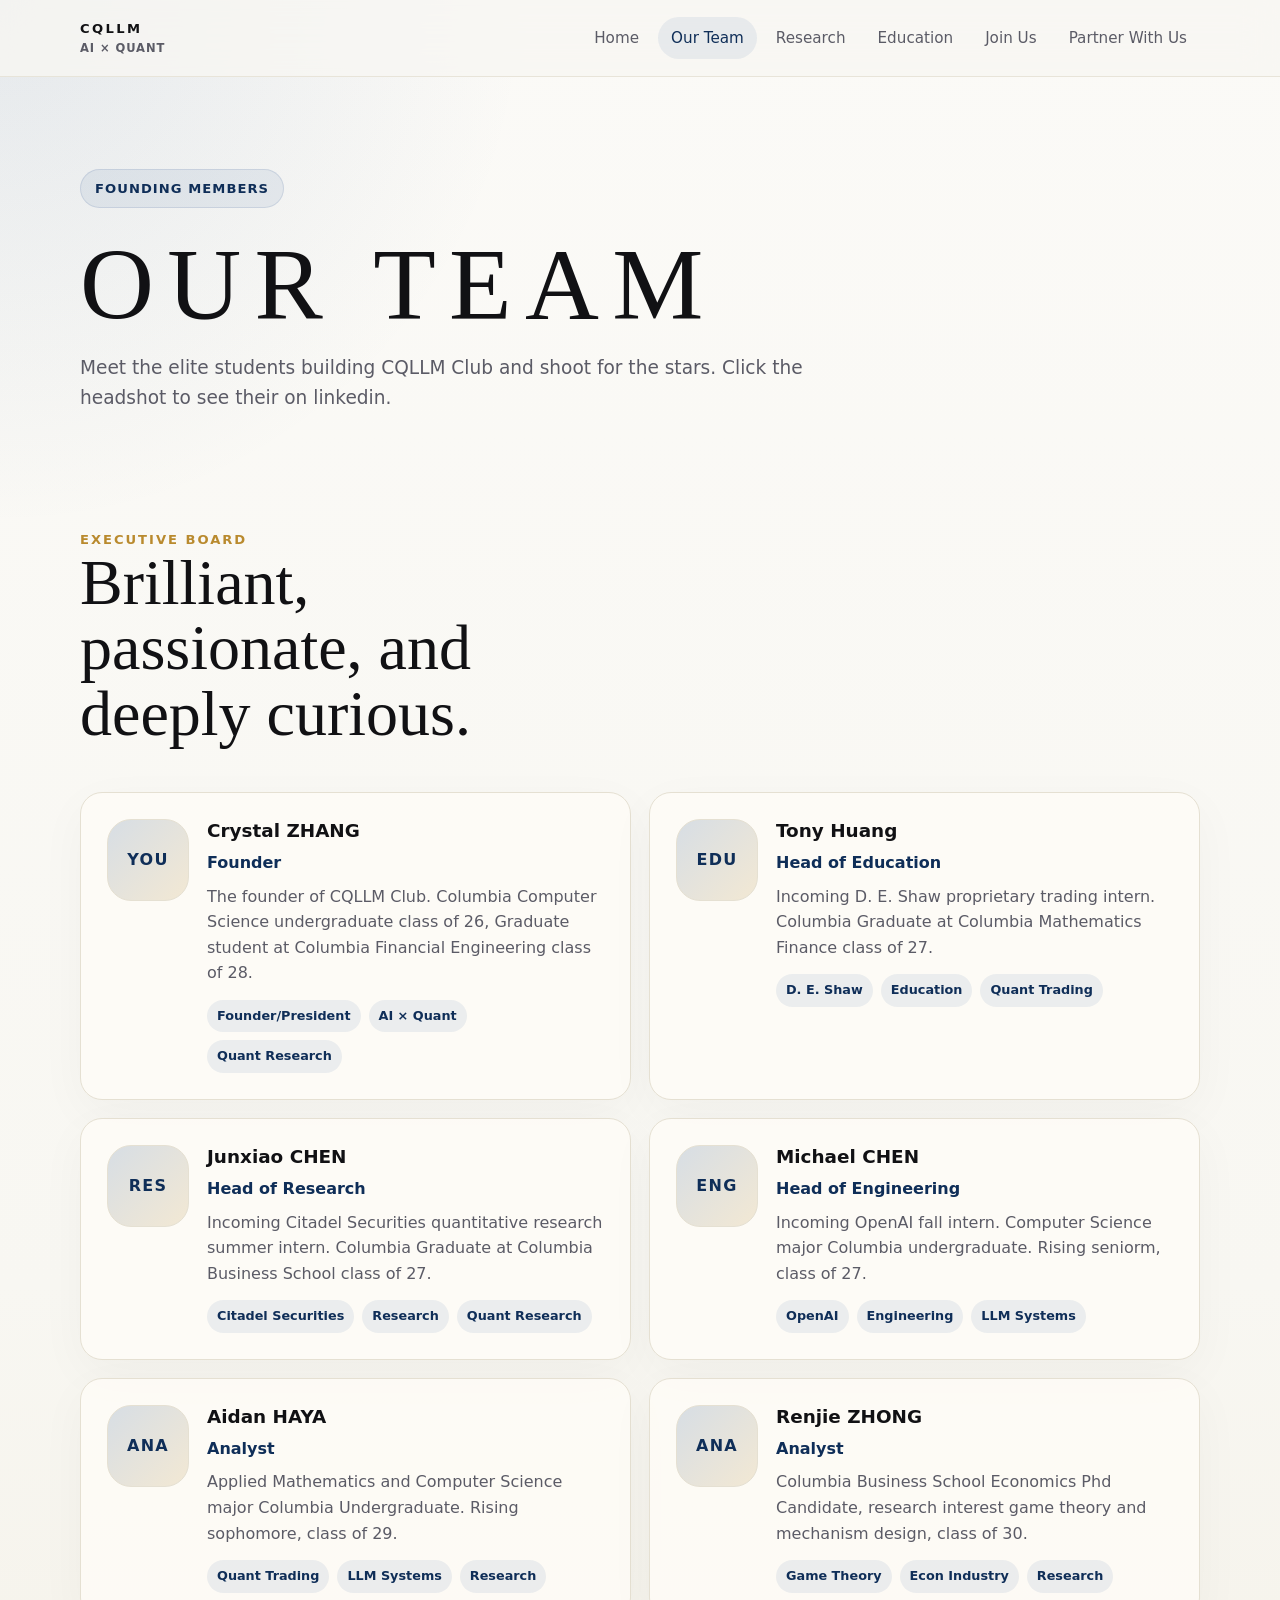
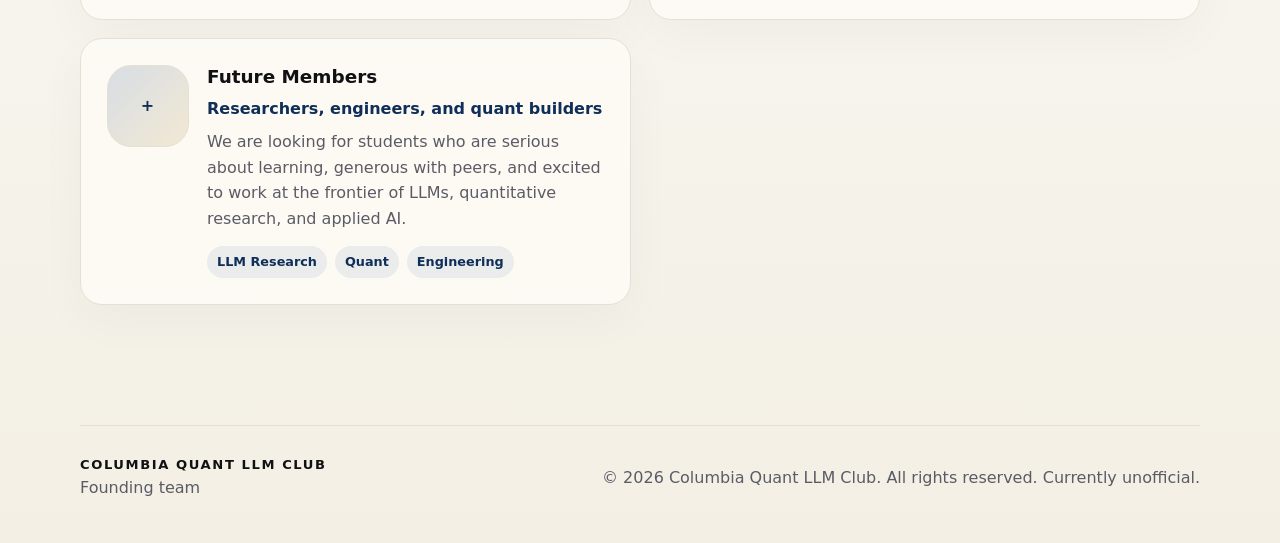
<file: team.html>
<!doctype html>
<html lang="en">
<head>
  <meta charset="utf-8" />
  <meta name="viewport" content="width=device-width, initial-scale=1" />
  <title>Our Team | Columbia Quant LLM Club</title>
  <meta name="description" content="Meet the founding team of Columbia Quant LLM Club." />
  <link rel="stylesheet" href="styles.css" />
</head>
<body>
  <header class="site-header">
    <div class="nav-wrap">
      <a class="logo" href="index.html"><span>CQLLM</span><span>AI × Quant</span></a>
      <nav class="nav-links" aria-label="Primary navigation">
        <a href="index.html">Home</a>
        <a class="active" href="team.html">Our Team</a>
        <a href="research.html">Research</a>
        <a href="education.html">Education</a>
        <a href="recruitment.html">Join Us</a>
        <a href="sponsors.html">Partner With Us</a>
      </nav>
    </div>
  </header>

  <main>
    <section class="page-hero">
      <div class="kicker">Founding members</div>
      <h1>Our Team</h1>
      <p>Meet the elite students building CQLLM Club and shoot for the stars. Click the headshot to see their on linkedin.</p>
    </section>

    <section class="section">
      <div class="section-heading">
        <div>
          <div class="eyebrow">Executive Board</div>
          <h2>Brilliant, passionate, and deeply curious.</h2>
        </div>
        <p class="lead"></p>
      </div>

      <div class="grid two">
        <article class="card profile-card">
          <div class="avatar" href="https://www.linkedin.com/in/crystal-zhangg/">YOU</div>
          <div>
            <h3>Crystal ZHANG</h3>
            <div class="role">Founder</div>
            <p>The founder of CQLLM Club. Columbia Computer Science undergraduate class of 26, Graduate student at Columbia Financial Engineering class of 28.</p>
            <div class="badge-row">
              <span class="badge">Founder/President</span>
              <span class="badge">AI × Quant</span>
              <span class="badge">Quant Research</span>
            </div>
          </div>
        </article>

        <article class="card profile-card">
          <div class="avatar">EDU</div>
          <div>
            <h3>Tony Huang</h3>
            <div class="role">Head of Education</div>
            <p>Incoming D. E. Shaw proprietary trading intern. Columbia Graduate at Columbia Mathematics Finance class of 27.</p>
            <div class="badge-row">
              <span class="badge">D. E. Shaw</span>
              <span class="badge">Education</span>
              <span class="badge">Quant Trading</span>
            </div>
          </div>
        </article>

        <article class="card profile-card">
          <div class="avatar", href= "https://www.linkedin.com/in/junxiao-chen-owen/">RES</div>
          <div>
            <h3>Junxiao CHEN</h3>
            <div class="role">Head of Research</div>
            <p>Incoming Citadel Securities quantitative research summer intern. Columbia Graduate at Columbia Business School class of 27.</p>
            <div class="badge-row">
              <span class="badge">Citadel Securities</span>
              <span class="badge">Research</span>
              <span class="badge">Quant Research</span>
            </div>
          </div>
        </article>

        <article class="card profile-card">
          <div class="avatar", href="https://www.linkedin.com/in/michael-chen-b8978b331/">ENG</div>
          <div>
            <h3>Michael CHEN</h3>
            <div class="role">Head of Engineering</div>
            <p>Incoming OpenAI fall intern. Computer Science major Columbia undergraduate. Rising seniorm, class of 27.</p>
            <div class="badge-row">
              <span class="badge">OpenAI</span>
              <span class="badge">Engineering</span>
              <span class="badge">LLM Systems</span>
            </div>
          </div>
        </article>

        <article class="card profile-card">
          <div class="avatar">ANA</div>
          <div>
            <h3>Aidan HAYA</h3>
            <div class="role">Analyst</div>
            <p>Applied Mathematics and Computer Science major Columbia Undergraduate. Rising sophomore, class of 29.</p>
            <div class="badge-row">
              <span class="badge">Quant Trading</span>
              <span class="badge">LLM Systems</span>
              <span class="badge">Research</span>
            </div>
          </div>
        </article>

        <article class="card profile-card">
          <div class="avatar">ANA</div>
          <div>
            <h3>Renjie ZHONG</h3>
            <div class="role">Analyst</div>
            <p>Columbia Business School Economics Phd Candidate, research interest game theory and mechanism design, class of 30. </p>
            <div class="badge-row">
              <span class="badge">Game Theory</span>
              <span class="badge">Econ Industry</span>
              <span class="badge">Research</span>
            </div>
          </div>
        </article>

        <article class="card profile-card">
          <div class="avatar">+</div>
          <div>
            <h3>Future Members</h3>
            <div class="role">Researchers, engineers, and quant builders</div>
            <p>We are looking for students who are serious about learning, generous with peers, and excited to work at the frontier of LLMs, quantitative research, and applied AI.</p>
            <div class="badge-row">
              <span class="badge">LLM Research</span>
              <span class="badge">Quant</span>
              <span class="badge">Engineering</span>
            </div>
          </div>
        </article>
      </div>
    </section>
  </main>

  <footer class="site-footer">
    <div>
      <div class="footer-wordmark">Columbia Quant LLM Club</div>
      <div>Founding team</div>
    </div>
    <div>© 2026 Columbia Quant LLM Club. All rights reserved. Currently unofficial.</div>
  </footer>
</body>
</html>
</file>
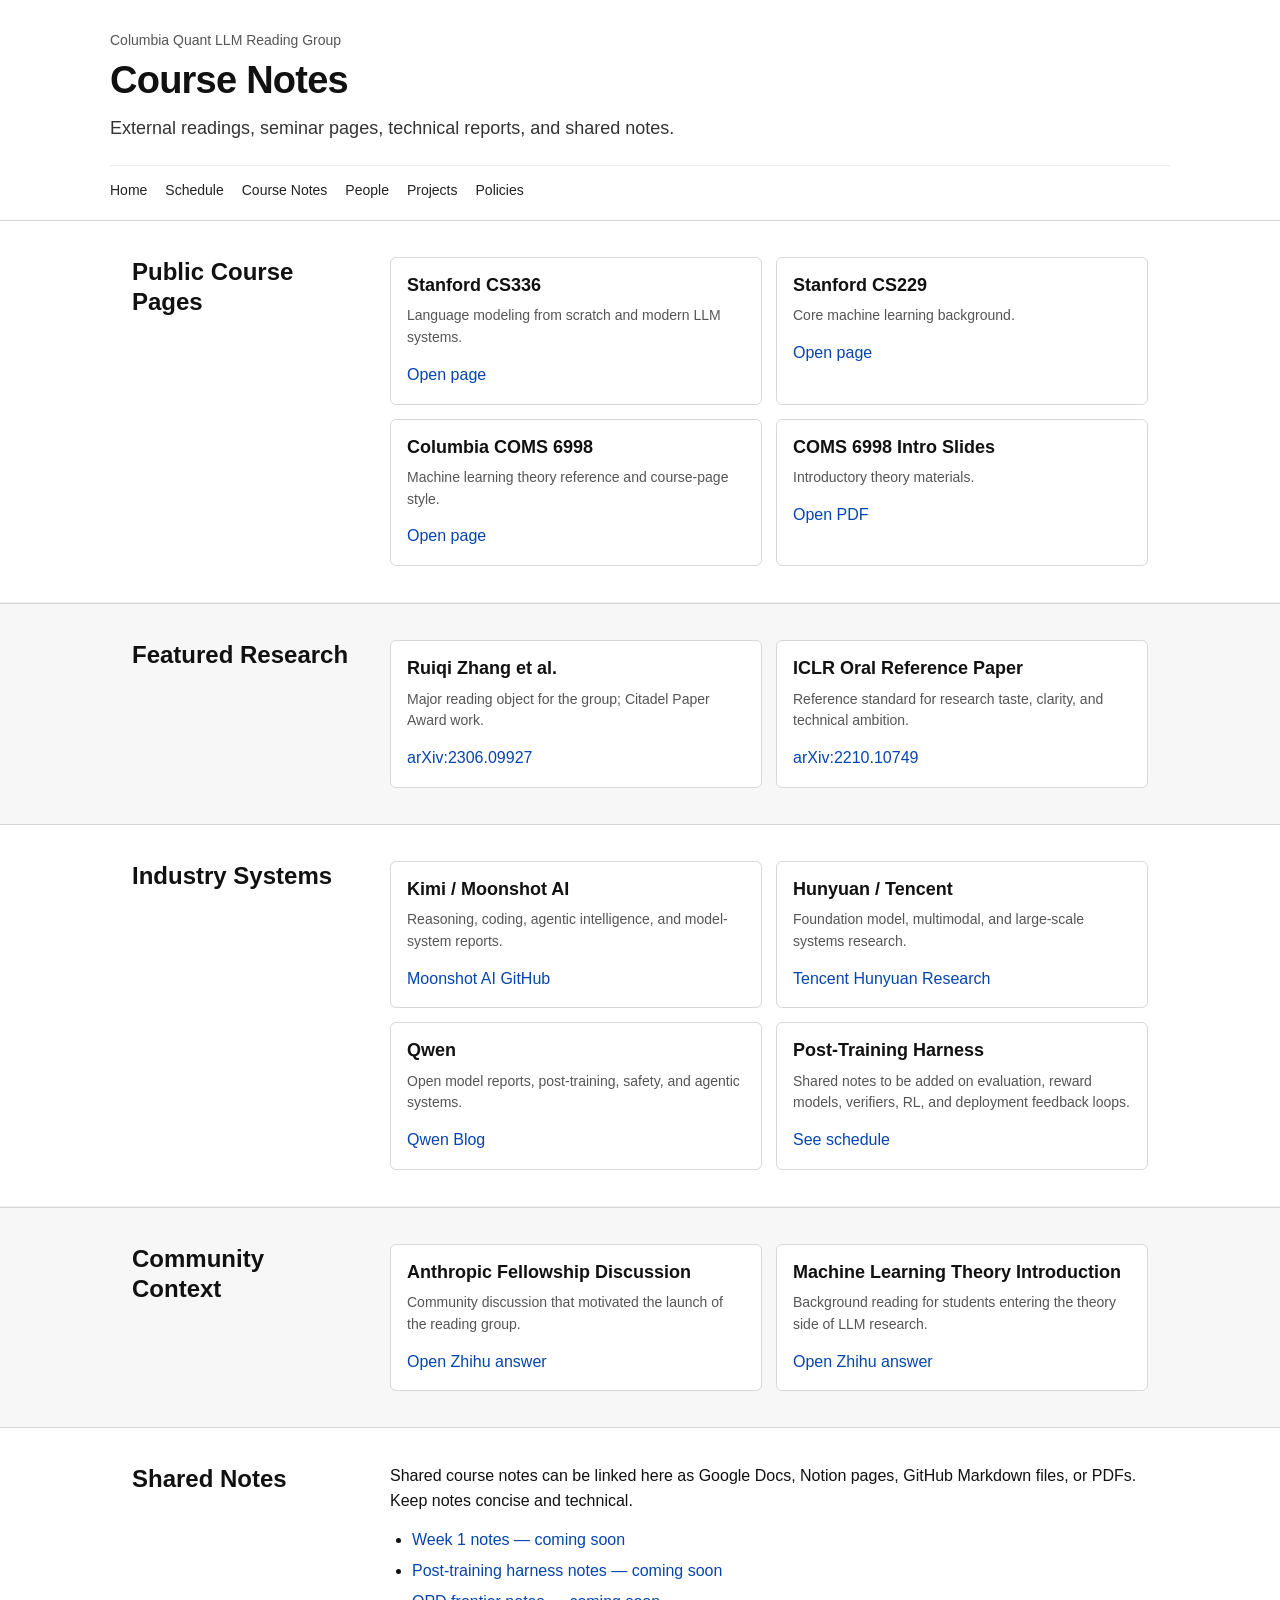
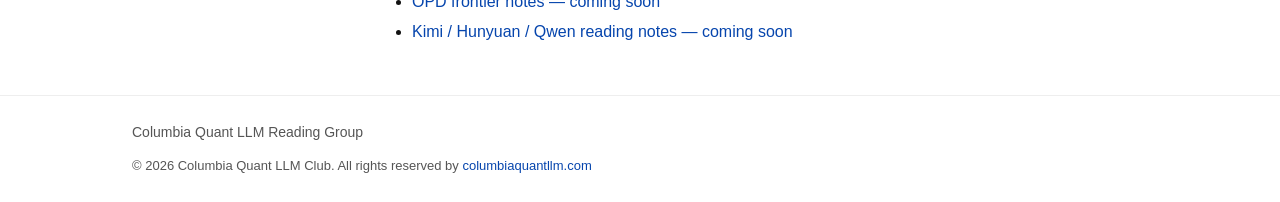
<file: reading-group/notes.html>
<!doctype html><html lang="en"><head><meta charset="utf-8"><meta name="viewport" content="width=device-width, initial-scale=1"><title>Course Notes | Columbia Quant LLM Reading Group</title><link rel="stylesheet" href="style.css"></head><body><header class="site-header"><div class="container header-inner"><p class="kicker">Columbia Quant LLM Reading Group</p><h1>Course Notes</h1><p class="subtitle">External readings, seminar pages, technical reports, and shared notes.</p><nav class="nav"><a href="index.html">Home</a><a href="schedule.html">Schedule</a><a href="notes.html">Course Notes</a><a href="people.html">People</a><a href="projects.html">Projects</a><a href="policies.html">Policies</a></nav></div></header><main><section class="section"><div class="container grid"><h2>Public Course Pages</h2><div class="card-grid"><div class="card"><h3>Stanford CS336</h3><p>Language modeling from scratch and modern LLM systems.</p><a href="https://cs336.stanford.edu/">Open page</a></div><div class="card"><h3>Stanford CS229</h3><p>Core machine learning background.</p><a href="https://cs229.stanford.edu/">Open page</a></div><div class="card"><h3>Columbia COMS 6998</h3><p>Machine learning theory reference and course-page style.</p><a href="https://www.cs.columbia.edu/~djhsu/coms6998-s25/">Open page</a></div><div class="card"><h3>COMS 6998 Intro Slides</h3><p>Introductory theory materials.</p><a href="https://www.cs.columbia.edu/~djhsu/coms6998-s25/intro-slides.pdf">Open PDF</a></div></div></div></section><section class="section alt"><div class="container grid"><h2>Featured Research</h2><div class="card-grid"><div class="card"><h3>Ruiqi Zhang et al.</h3><p>Major reading object for the group; Citadel Paper Award work.</p><a href="https://arxiv.org/abs/2306.09927">arXiv:2306.09927</a></div><div class="card"><h3>ICLR Oral Reference Paper</h3><p>Reference standard for research taste, clarity, and technical ambition.</p><a href="https://arxiv.org/abs/2210.10749">arXiv:2210.10749</a></div></div></div></section><section class="section"><div class="container grid"><h2>Industry Systems</h2><div class="card-grid"><div class="card"><h3>Kimi / Moonshot AI</h3><p>Reasoning, coding, agentic intelligence, and model-system reports.</p><a href="https://github.com/moonshotai">Moonshot AI GitHub</a></div><div class="card"><h3>Hunyuan / Tencent</h3><p>Foundation model, multimodal, and large-scale systems research.</p><a href="https://hy.tencent.com/">Tencent Hunyuan Research</a></div><div class="card"><h3>Qwen</h3><p>Open model reports, post-training, safety, and agentic systems.</p><a href="https://qwen.ai/blog">Qwen Blog</a></div><div class="card"><h3>Post-Training Harness</h3><p>Shared notes to be added on evaluation, reward models, verifiers, RL, and deployment feedback loops.</p><a href="schedule.html">See schedule</a></div></div></div></section><section class="section alt"><div class="container grid"><h2>Community Context</h2><div class="card-grid"><div class="card"><h3>Anthropic Fellowship Discussion</h3><p>Community discussion that motivated the launch of the reading group.</p><a href="https://www.zhihu.com/question/12305646900/answer/1999438034542801397?share_code=CKG3fECgxyut&utm_psn=2041317391506956704">Open Zhihu answer</a></div><div class="card"><h3>Machine Learning Theory Introduction</h3><p>Background reading for students entering the theory side of LLM research.</p><a href="https://www.zhihu.com/question/28256372/answer/128903335713?share_code=lImXarhazOmt&utm_psn=2041566149469549277">Open Zhihu answer</a></div></div></div></section><section class="section"><div class="container grid"><h2>Shared Notes</h2><div><p>Shared course notes can be linked here as Google Docs, Notion pages, GitHub Markdown files, or PDFs. Keep notes concise and technical.</p><ul><li><a href="#">Week 1 notes — coming soon</a></li><li><a href="#">Post-training harness notes — coming soon</a></li><li><a href="#">OPD frontier notes — coming soon</a></li><li><a href="#">Kimi / Hunyuan / Qwen reading notes — coming soon</a></li></ul></div></div></section></main><footer class="footer"><div class="container">Columbia Quant LLM Reading Group<p class="footer-sub">&copy; 2026 Columbia Quant LLM Club. All rights reserved by <a href="https://columbiaquantllm.com">columbiaquantllm.com</a></p></div></footer></body></html>
</file>
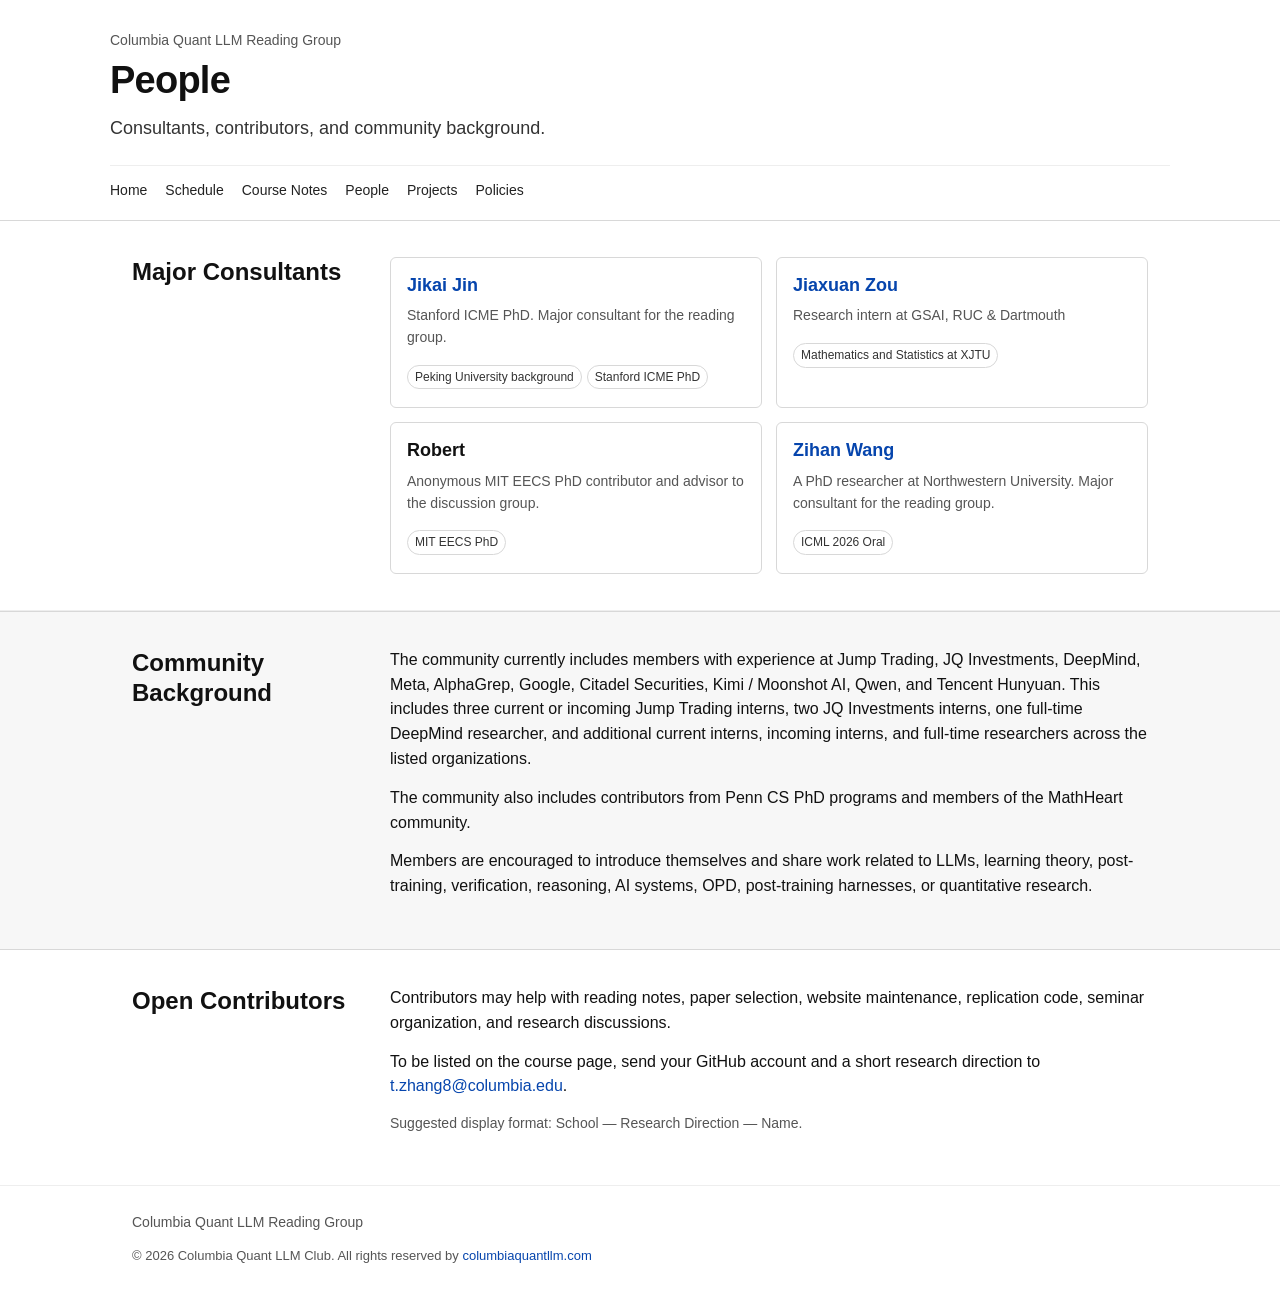
<file: reading-group/people.html>
<!doctype html><html lang="en"><head><meta charset="utf-8"><meta name="viewport" content="width=device-width, initial-scale=1"><title>People | Columbia Quant LLM Reading Group</title><link rel="stylesheet" href="style.css"></head><body><header class="site-header"><div class="container header-inner"><p class="kicker">Columbia Quant LLM Reading Group</p><h1>People</h1><p class="subtitle">Consultants, contributors, and community background.</p><nav class="nav"><a href="index.html">Home</a><a href="schedule.html">Schedule</a><a href="notes.html">Course Notes</a><a href="people.html">People</a><a href="projects.html">Projects</a><a href="policies.html">Policies</a></nav></div></header><main><section class="section"><div class="container grid"><h2>Major Consultants</h2><div class="card-grid"><div class="card"><h3><a href="https://jkjin.com/">Jikai Jin</a></h3><p>Stanford ICME PhD. Major consultant for the reading group.</p><span class="tag">Peking University background</span><span class="tag">Stanford ICME PhD</span></div><div class="card"><h3><a href="https://jiaxuanzou0714.github.io/">Jiaxuan Zou</a></h3><p>Research intern at GSAI, RUC & Dartmouth</p><span class="tag">Mathematics and Statistics at XJTU</span></div><div class="card"><h3>Robert</h3><p>Anonymous MIT EECS PhD contributor and advisor to the discussion group.</p><span class="tag">MIT EECS PhD</span></div><div class="card"><h3><a href="https://zihanwang314.github.io/">Zihan Wang</a></h3><p>A PhD researcher at Northwestern University. Major consultant for the reading group.</p><span class="tag">ICML 2026 Oral</span></div></div></div></section><section class="section alt"><div class="container grid"><h2>Community Background</h2><div><p>The community currently includes members with experience at Jump Trading, JQ Investments, DeepMind, Meta, AlphaGrep, Google, Citadel Securities, Kimi / Moonshot AI, Qwen, and Tencent Hunyuan. This includes three current or incoming Jump Trading interns, two JQ Investments interns, one full-time DeepMind researcher, and additional current interns, incoming interns, and full-time researchers across the listed organizations.</p><p>The community also includes contributors from Penn CS PhD programs and members of the MathHeart community.</p><p>Members are encouraged to introduce themselves and share work related to LLMs, learning theory, post-training, verification, reasoning, AI systems, OPD, post-training harnesses, or quantitative research.</p></div></div></section><section class="section"><div class="container grid"><h2>Open Contributors</h2><div><p>Contributors may help with reading notes, paper selection, website maintenance, replication code, seminar organization, and research discussions.</p><p>To be listed on the course page, send your GitHub account and a short research direction to <a href="mailto:t.zhang8@columbia.edu">t.zhang8@columbia.edu</a>.</p><p class="note">Suggested display format: School — Research Direction — Name.</p></div></div></section></main><footer class="footer"><div class="container">Columbia Quant LLM Reading Group<p class="footer-sub">&copy; 2026 Columbia Quant LLM Club. All rights reserved by <a href="https://columbiaquantllm.com">columbiaquantllm.com</a></p></div></footer></body></html>
</file>
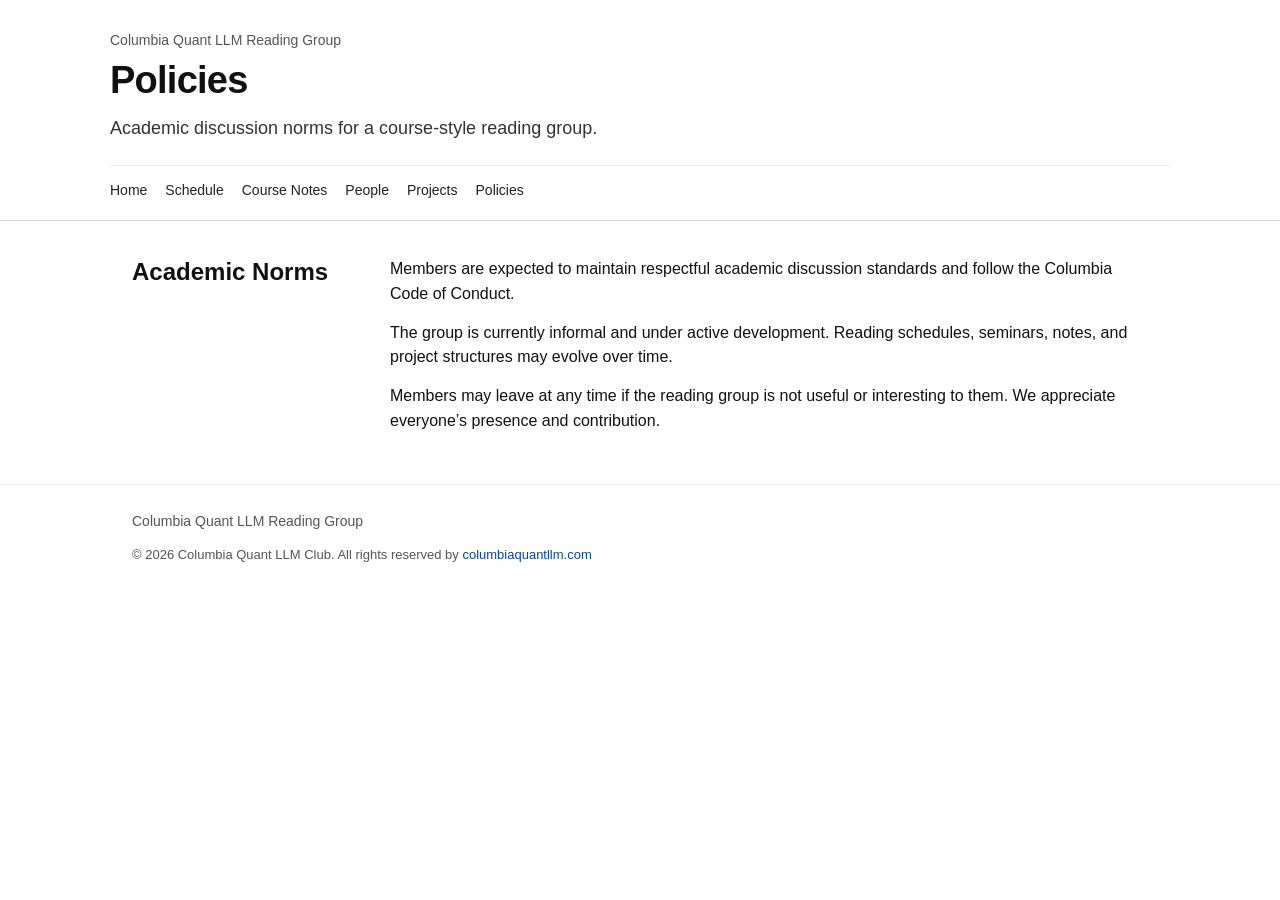
<file: reading-group/policies.html>
<!doctype html><html lang="en"><head><meta charset="utf-8"><meta name="viewport" content="width=device-width, initial-scale=1"><title>Policies | Columbia Quant LLM Reading Group</title><link rel="stylesheet" href="style.css"></head><body><header class="site-header"><div class="container header-inner"><p class="kicker">Columbia Quant LLM Reading Group</p><h1>Policies</h1><p class="subtitle">Academic discussion norms for a course-style reading group.</p><nav class="nav"><a href="index.html">Home</a><a href="schedule.html">Schedule</a><a href="notes.html">Course Notes</a><a href="people.html">People</a><a href="projects.html">Projects</a><a href="policies.html">Policies</a></nav></div></header><main><section class="section"><div class="container grid"><h2>Academic Norms</h2><div><p>Members are expected to maintain respectful academic discussion standards and follow the Columbia Code of Conduct.</p><p>The group is currently informal and under active development. Reading schedules, seminars, notes, and project structures may evolve over time.</p><p>Members may leave at any time if the reading group is not useful or interesting to them. We appreciate everyone’s presence and contribution.</p></div></div></section></main><footer class="footer"><div class="container">Columbia Quant LLM Reading Group<p class="footer-sub">&copy; 2026 Columbia Quant LLM Club. All rights reserved by <a href="https://columbiaquantllm.com">columbiaquantllm.com</a></p></div></footer></body></html>
</file>
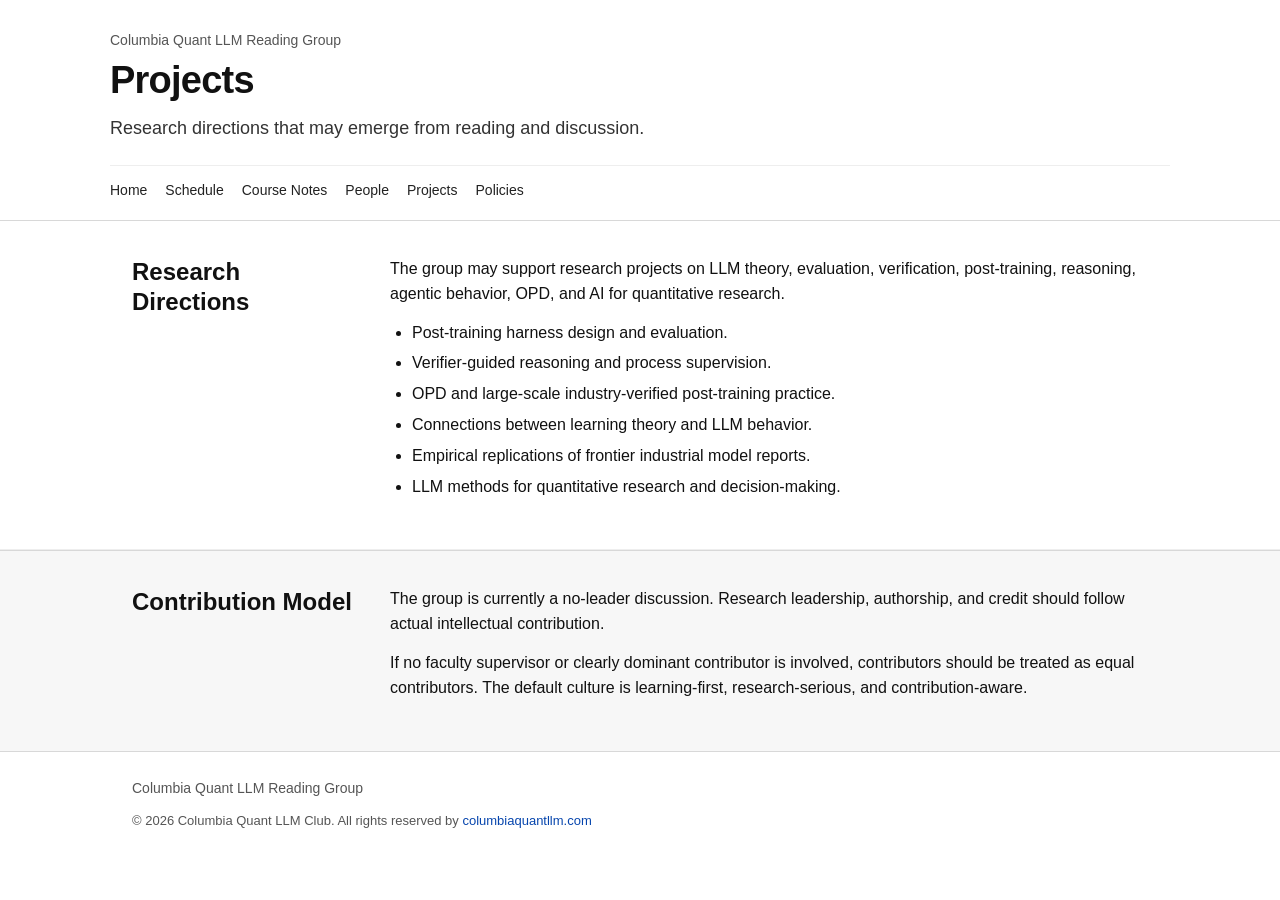
<file: reading-group/projects.html>
<!doctype html><html lang="en"><head><meta charset="utf-8"><meta name="viewport" content="width=device-width, initial-scale=1"><title>Projects | Columbia Quant LLM Reading Group</title><link rel="stylesheet" href="style.css"></head><body><header class="site-header"><div class="container header-inner"><p class="kicker">Columbia Quant LLM Reading Group</p><h1>Projects</h1><p class="subtitle">Research directions that may emerge from reading and discussion.</p><nav class="nav"><a href="index.html">Home</a><a href="schedule.html">Schedule</a><a href="notes.html">Course Notes</a><a href="people.html">People</a><a href="projects.html">Projects</a><a href="policies.html">Policies</a></nav></div></header><main><section class="section"><div class="container grid"><h2>Research Directions</h2><div><p>The group may support research projects on LLM theory, evaluation, verification, post-training, reasoning, agentic behavior, OPD, and AI for quantitative research.</p><ul><li>Post-training harness design and evaluation.</li><li>Verifier-guided reasoning and process supervision.</li><li>OPD and large-scale industry-verified post-training practice.</li><li>Connections between learning theory and LLM behavior.</li><li>Empirical replications of frontier industrial model reports.</li><li>LLM methods for quantitative research and decision-making.</li></ul></div></div></section><section class="section alt"><div class="container grid"><h2>Contribution Model</h2><div><p>The group is currently a no-leader discussion. Research leadership, authorship, and credit should follow actual intellectual contribution.</p><p>If no faculty supervisor or clearly dominant contributor is involved, contributors should be treated as equal contributors. The default culture is learning-first, research-serious, and contribution-aware.</p></div></div></section></main><footer class="footer"><div class="container">Columbia Quant LLM Reading Group<p class="footer-sub">&copy; 2026 Columbia Quant LLM Club. All rights reserved by <a href="https://columbiaquantllm.com">columbiaquantllm.com</a></p></div></footer></body></html>
</file>
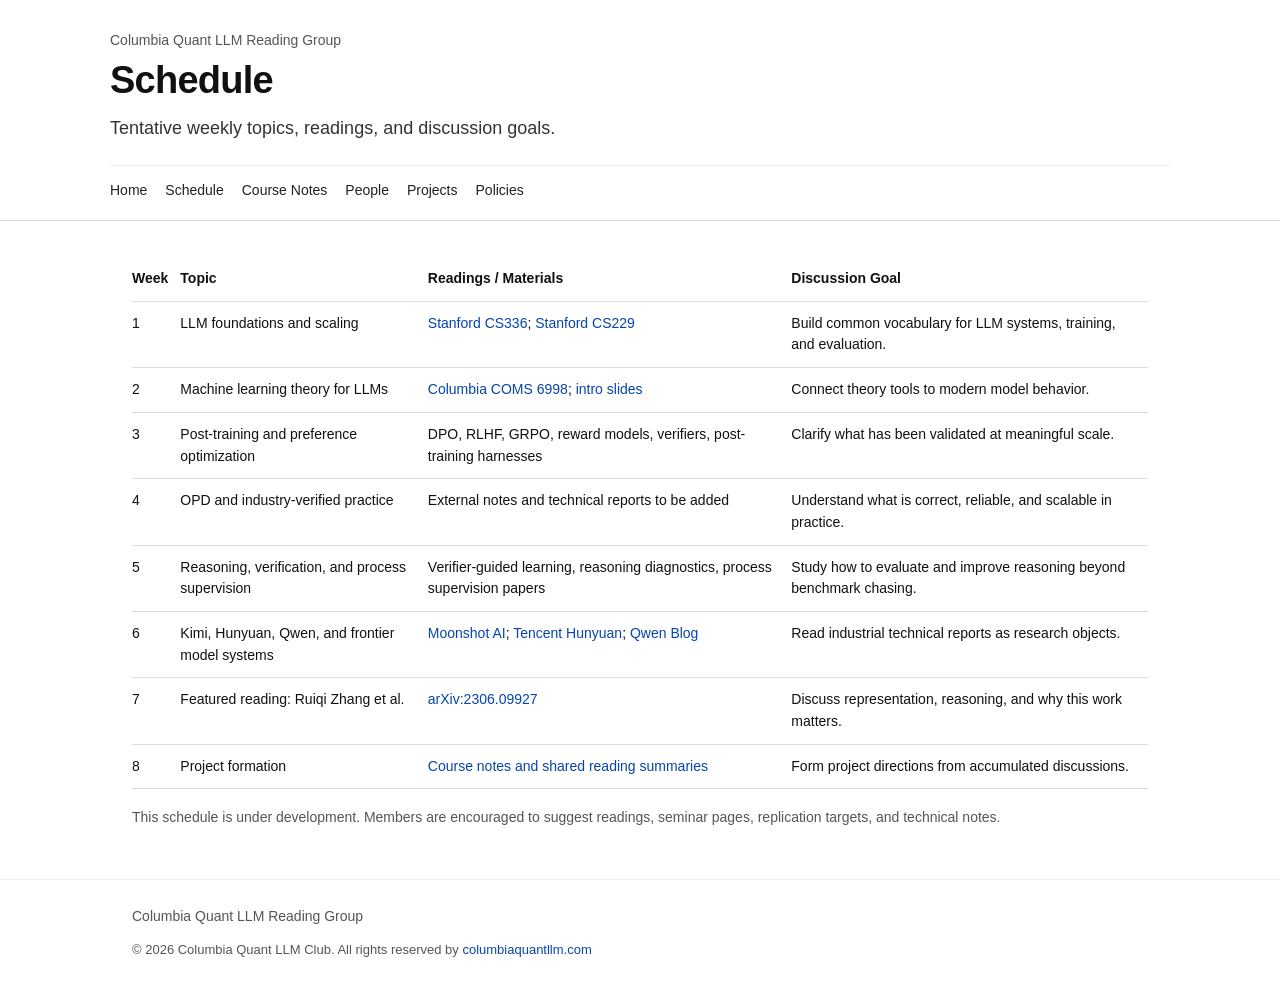
<file: reading-group/schedule.html>
<!doctype html><html lang="en"><head><meta charset="utf-8"><meta name="viewport" content="width=device-width, initial-scale=1"><title>Schedule | Columbia Quant LLM Reading Group</title><link rel="stylesheet" href="style.css"></head><body><header class="site-header"><div class="container header-inner"><p class="kicker">Columbia Quant LLM Reading Group</p><h1>Schedule</h1><p class="subtitle">Tentative weekly topics, readings, and discussion goals.</p><nav class="nav"><a href="index.html">Home</a><a href="schedule.html">Schedule</a><a href="notes.html">Course Notes</a><a href="people.html">People</a><a href="projects.html">Projects</a><a href="policies.html">Policies</a></nav></div></header><main><section class="section"><div class="container"><div class="table-wrap"><table><thead><tr><th>Week</th><th>Topic</th><th>Readings / Materials</th><th>Discussion Goal</th></tr></thead><tbody><tr><td>1</td><td>LLM foundations and scaling</td><td><a href="https://cs336.stanford.edu/">Stanford CS336</a>; <a href="https://cs229.stanford.edu/">Stanford CS229</a></td><td>Build common vocabulary for LLM systems, training, and evaluation.</td></tr><tr><td>2</td><td>Machine learning theory for LLMs</td><td><a href="https://www.cs.columbia.edu/~djhsu/coms6998-s25/">Columbia COMS 6998</a>; <a href="https://www.cs.columbia.edu/~djhsu/coms6998-s25/intro-slides.pdf">intro slides</a></td><td>Connect theory tools to modern model behavior.</td></tr><tr><td>3</td><td>Post-training and preference optimization</td><td>DPO, RLHF, GRPO, reward models, verifiers, post-training harnesses</td><td>Clarify what has been validated at meaningful scale.</td></tr><tr><td>4</td><td>OPD and industry-verified practice</td><td>External notes and technical reports to be added</td><td>Understand what is correct, reliable, and scalable in practice.</td></tr><tr><td>5</td><td>Reasoning, verification, and process supervision</td><td>Verifier-guided learning, reasoning diagnostics, process supervision papers</td><td>Study how to evaluate and improve reasoning beyond benchmark chasing.</td></tr><tr><td>6</td><td>Kimi, Hunyuan, Qwen, and frontier model systems</td><td><a href="https://github.com/moonshotai">Moonshot AI</a>; <a href="https://hy.tencent.com/">Tencent Hunyuan</a>; <a href="https://qwen.ai/blog">Qwen Blog</a></td><td>Read industrial technical reports as research objects.</td></tr><tr><td>7</td><td>Featured reading: Ruiqi Zhang et al.</td><td><a href="https://arxiv.org/abs/2306.09927">arXiv:2306.09927</a></td><td>Discuss representation, reasoning, and why this work matters.</td></tr><tr><td>8</td><td>Project formation</td><td><a href="notes.html">Course notes and shared reading summaries</a></td><td>Form project directions from accumulated discussions.</td></tr></tbody></table></div><p class="note" style="margin-top:18px;">This schedule is under development. Members are encouraged to suggest readings, seminar pages, replication targets, and technical notes.</p></div></section></main><footer class="footer"><div class="container">Columbia Quant LLM Reading Group<p class="footer-sub">&copy; 2026 Columbia Quant LLM Club. All rights reserved by <a href="https://columbiaquantllm.com">columbiaquantllm.com</a></p></div></footer></body></html>
</file>
<file: styles.css>
:root {
  --bg: #f8f7f2;
  --paper: #fffdf8;
  --ink: #111114;
  --muted: #5b5b66;
  --line: #e5e0d2;
  --accent: #214f8b;
  --accent-deep: #0f2e58;
  --gold: #b98a2e;
  --shadow: 0 24px 80px rgba(15, 46, 88, 0.08);
  --radius: 22px;
  --max: 1120px;
}

* {
  box-sizing: border-box;
}

html {
  scroll-behavior: smooth;
}

body {
  margin: 0;
  font-family: Inter, ui-sans-serif, system-ui, -apple-system, BlinkMacSystemFont, "Segoe UI", sans-serif;
  color: var(--ink);
  background:
    radial-gradient(circle at top left, rgba(33, 79, 139, 0.10), transparent 33rem),
    linear-gradient(180deg, #fbfaf7 0%, var(--bg) 60%, #f3efe4 100%);
  line-height: 1.6;
}

a {
  color: inherit;
  text-decoration: none;
}

img {
  max-width: 100%;
}

.site-header {
  position: sticky;
  top: 0;
  z-index: 20;
  backdrop-filter: blur(18px);
  background: rgba(248, 247, 242, 0.78);
  border-bottom: 1px solid rgba(229, 224, 210, 0.8);
}

.nav-wrap {
  width: min(100% - 32px, var(--max));
  margin: 0 auto;
  min-height: 76px;
  display: flex;
  align-items: center;
  justify-content: space-between;
  gap: 24px;
}

.logo {
  display: flex;
  flex-direction: column;
  gap: 0;
  letter-spacing: 0.18em;
  text-transform: uppercase;
  font-size: 0.82rem;
  font-weight: 750;
}

.logo span:last-child {
  letter-spacing: 0.08em;
  color: var(--muted);
  font-size: 0.72rem;
  font-weight: 600;
}

.nav-links {
  display: flex;
  align-items: center;
  gap: 6px;
  flex-wrap: wrap;
}

.nav-links a {
  padding: 9px 13px;
  border-radius: 999px;
  color: var(--muted);
  font-size: 0.95rem;
  transition: background 150ms ease, color 150ms ease;
}

.nav-links a:hover,
.nav-links a.active {
  background: rgba(33, 79, 139, 0.08);
  color: var(--accent-deep);
}

main {
  min-height: calc(100vh - 170px);
}

.section,
.hero {
  width: min(100% - 32px, var(--max));
  margin: 0 auto;
}

.hero {
  min-height: 72vh;
  display: grid;
  place-items: center;
  text-align: center;
  padding: 72px 0 36px;
}

.hero-inner {
  max-width: 940px;
}

.kicker {
  display: inline-flex;
  align-items: center;
  gap: 8px;
  color: var(--accent-deep);
  background: rgba(33, 79, 139, 0.08);
  border: 1px solid rgba(33, 79, 139, 0.12);
  border-radius: 999px;
  padding: 8px 14px;
  font-size: 0.82rem;
  font-weight: 700;
  letter-spacing: 0.08em;
  text-transform: uppercase;
}

.hero h1,
.page-hero h1 {
  margin: 28px 0 18px;
  font-family: Georgia, "Times New Roman", serif;
  font-size: clamp(3rem, 8vw, 7.6rem);
  line-height: 0.95;
  font-weight: 500;
  letter-spacing: 0.13em;
  text-transform: uppercase;
}

.hero h1 .tight,
.page-hero h1 .tight {
  letter-spacing: 0.035em;
}

.hero-copy {
  max-width: 760px;
  margin: 0 auto;
  color: var(--muted);
  font-size: clamp(1.05rem, 2vw, 1.28rem);
}

.hero-actions {
  display: flex;
  justify-content: center;
  gap: 14px;
  flex-wrap: wrap;
  margin-top: 34px;
}

.button {
  display: inline-flex;
  align-items: center;
  justify-content: center;
  min-height: 46px;
  padding: 0 18px;
  border-radius: 999px;
  border: 1px solid var(--line);
  font-weight: 700;
  transition: transform 150ms ease, box-shadow 150ms ease, background 150ms ease;
}

.button:hover {
  transform: translateY(-1px);
  box-shadow: var(--shadow);
}

.button.primary {
  background: var(--ink);
  color: white;
  border-color: var(--ink);
}

.button.secondary {
  background: rgba(255, 255, 255, 0.6);
}

.scroll-note {
  margin-top: 56px;
  color: var(--muted);
  font-size: 0.9rem;
  letter-spacing: 0.2em;
  text-transform: uppercase;
}

.section {
  padding: 64px 0;
}

.section-heading {
  display: grid;
  grid-template-columns: minmax(0, 0.85fr) minmax(0, 1.15fr);
  gap: 44px;
  align-items: start;
  margin-bottom: 32px;
}

.eyebrow {
  color: var(--gold);
  font-size: 0.82rem;
  font-weight: 800;
  letter-spacing: 0.15em;
  text-transform: uppercase;
}

h2,
h3,
p {
  margin-top: 0;
}

h2 {
  font-family: Georgia, "Times New Roman", serif;
  font-size: clamp(2rem, 5vw, 4.2rem);
  line-height: 1.02;
  font-weight: 500;
  margin-bottom: 14px;
}

h3 {
  font-size: 1.15rem;
  line-height: 1.25;
  margin-bottom: 8px;
}

.lead {
  color: var(--muted);
  font-size: 1.08rem;
}

.grid {
  display: grid;
  grid-template-columns: repeat(3, minmax(0, 1fr));
  gap: 18px;
}

.grid.two {
  grid-template-columns: repeat(2, minmax(0, 1fr));
}

.card {
  background: rgba(255, 253, 248, 0.78);
  border: 1px solid var(--line);
  border-radius: var(--radius);
  padding: 26px;
  box-shadow: 0 14px 50px rgba(17, 17, 20, 0.035);
}

.card p {
  color: var(--muted);
  margin-bottom: 0;
}

.number {
  display: inline-grid;
  place-items: center;
  width: 36px;
  height: 36px;
  border-radius: 50%;
  background: rgba(33, 79, 139, 0.10);
  color: var(--accent-deep);
  font-weight: 800;
  margin-bottom: 18px;
}

.mission-band {
  margin-top: 28px;
  padding: 34px;
  border-radius: calc(var(--radius) + 8px);
  background: var(--ink);
  color: white;
  display: grid;
  grid-template-columns: 1fr auto;
  gap: 28px;
  align-items: center;
}

.mission-band p {
  margin: 0;
  color: rgba(255, 255, 255, 0.74);
}

.mission-band strong {
  display: block;
  font-family: Georgia, "Times New Roman", serif;
  font-size: clamp(1.7rem, 4vw, 3.2rem);
  font-weight: 500;
  line-height: 1.05;
  color: white;
}

.mission-mark {
  font-size: clamp(2.8rem, 6vw, 5.2rem);
  color: var(--gold);
}

.page-hero {
  width: min(100% - 32px, var(--max));
  margin: 0 auto;
  padding: 92px 0 34px;
}

.page-hero h1 {
  font-size: clamp(3rem, 8vw, 6.4rem);
  margin-bottom: 20px;
}

.page-hero p {
  max-width: 760px;
  color: var(--muted);
  font-size: 1.16rem;
}

.profile-card {
  display: grid;
  grid-template-columns: 82px 1fr;
  gap: 18px;
}

.avatar {
  width: 82px;
  height: 82px;
  border-radius: 24px;
  background:
    linear-gradient(135deg, rgba(33, 79, 139, 0.18), rgba(185, 138, 46, 0.18)),
    var(--paper);
  border: 1px solid var(--line);
  display: grid;
  place-items: center;
  color: var(--accent-deep);
  font-weight: 850;
  letter-spacing: 0.08em;
}

.role {
  color: var(--accent-deep);
  font-weight: 800;
  margin-bottom: 8px;
}

.badge-row {
  display: flex;
  gap: 8px;
  flex-wrap: wrap;
  margin-top: 14px;
}

.badge {
  display: inline-flex;
  align-items: center;
  border-radius: 999px;
  padding: 6px 10px;
  background: rgba(33, 79, 139, 0.08);
  color: var(--accent-deep);
  font-size: 0.8rem;
  font-weight: 750;
}

.timeline {
  display: grid;
  gap: 16px;
}

.timeline-item {
  display: grid;
  grid-template-columns: 150px 1fr;
  gap: 22px;
  border-left: 2px solid var(--line);
  padding: 6px 0 18px 24px;
}

.timeline-item .term {
  color: var(--gold);
  font-weight: 850;
  text-transform: uppercase;
  letter-spacing: 0.08em;
  font-size: 0.8rem;
}

.callout {
  background: rgba(33, 79, 139, 0.08);
  border: 1px solid rgba(33, 79, 139, 0.14);
  border-radius: var(--radius);
  padding: 28px;
}

.callout p:last-child {
  margin-bottom: 0;
}

/* Members From section */
.members-from-header {
  text-align: center;
  margin-bottom: 44px;
}

.members-from-header h2 {
  margin-bottom: 12px;
}

.members-from-header .lead {
  max-width: 620px;
  margin: 0 auto;
}

.logo-track-wrap {
  overflow: hidden;
  -webkit-mask-image: linear-gradient(to right, transparent 0%, black 12%, black 88%, transparent 100%);
  mask-image: linear-gradient(to right, transparent 0%, black 12%, black 88%, transparent 100%);
}

.logo-track-wrap:hover .logo-track {
  animation-play-state: paused;
}

.logo-track {
  display: flex;
  gap: 20px;
  width: max-content;
  animation: logo-scroll 22s linear infinite;
}

@keyframes logo-scroll {
  from { transform: translateX(0); }
  to { transform: translateX(-50%); }
}

.logo-item {
  flex-shrink: 0;
  background: rgba(255, 253, 248, 0.78);
  border: 1px solid var(--line);
  border-radius: 16px;
  padding: 18px 36px;
  display: flex;
  align-items: center;
  justify-content: center;
  min-width: 160px;
  height: 88px;
  box-shadow: 0 4px 24px rgba(17, 17, 20, 0.04);
  user-select: none;
}

.logo-item img {
  max-height: 44px;
  max-width: 140px;
  width: auto;
  height: auto;
  object-fit: contain;
  display: block;
}

/* Partners section */
.partner-grid {
  display: flex;
  flex-wrap: wrap;
  gap: 20px;
  justify-content: center;
}

.partner-item {
  text-decoration: none;
  transition: transform 150ms ease, box-shadow 150ms ease;
}

.partner-item:hover {
  transform: translateY(-2px);
  box-shadow: var(--shadow);
}

.map-wrap {
  width: min(100% - 32px, var(--max));
  margin: 0 auto 56px;
  display: flex;
  justify-content: center;
}

.site-footer {
  width: min(100% - 32px, var(--max));
  margin: 56px auto 0;
  padding: 28px 0 42px;
  color: var(--muted);
  border-top: 1px solid var(--line);
  display: flex;
  justify-content: space-between;
  align-items: center;
  gap: 16px;
  flex-wrap: wrap;
}

.footer-wordmark {
  color: var(--ink);
  font-weight: 850;
  letter-spacing: 0.12em;
  text-transform: uppercase;
  font-size: 0.82rem;
}

/* Mailing list section */
.mailing-section-outer {
  display: flex;
  justify-content: center;
}

.mailing-card {
  max-width: 620px;
  width: 100%;
  text-align: center;
  background: rgba(255, 253, 248, 0.78);
  border: 1px solid var(--line);
  border-radius: calc(var(--radius) + 8px);
  padding: 52px 48px;
  box-shadow: var(--shadow);
}

.mailing-card h2 {
  font-size: clamp(1.8rem, 4vw, 2.8rem);
  margin-bottom: 12px;
}

.mailing-card .eyebrow {
  margin-bottom: 14px;
}

.mailing-card .lead {
  margin-bottom: 0;
}

.mailing-form-wrap {
  margin-top: 28px;
}

/* Hide EmailOctopus's built-in heading since we provide our own */
.mailing-form-wrap h1,
.mailing-form-wrap h2,
.mailing-form-wrap h3,
.mailing-form-wrap p:not(.eo-form__error):not([class*="eo-form__success"]) {
  display: none;
}

/* EmailOctopus form layout */
.mailing-form-wrap form {
  display: flex;
  gap: 10px;
  justify-content: center;
  flex-wrap: wrap;
}

.mailing-form-wrap input[type="email"],
.mailing-form-wrap input[type="text"] {
  flex: 1;
  min-width: 210px;
  max-width: 340px;
  height: 46px;
  padding: 0 18px;
  border: 1px solid var(--line);
  border-radius: 999px;
  background: var(--paper);
  font-family: inherit;
  font-size: 0.95rem;
  color: var(--ink);
  outline: none;
  transition: border-color 150ms ease, box-shadow 150ms ease;
}

.mailing-form-wrap input[type="email"]:focus,
.mailing-form-wrap input[type="text"]:focus {
  border-color: var(--accent);
  box-shadow: 0 0 0 3px rgba(33, 79, 139, 0.10);
}

.mailing-form-wrap input[type="email"]::placeholder,
.mailing-form-wrap input[type="text"]::placeholder {
  color: var(--muted);
}

.mailing-form-wrap button[type="submit"],
.mailing-form-wrap input[type="submit"] {
  height: 46px;
  padding: 0 26px;
  border-radius: 999px;
  border: none;
  background: var(--ink);
  color: white;
  font-family: inherit;
  font-size: 0.95rem;
  font-weight: 700;
  cursor: pointer;
  transition: transform 150ms ease, box-shadow 150ms ease, background 150ms ease;
  white-space: nowrap;
}

.mailing-form-wrap button[type="submit"]:hover,
.mailing-form-wrap input[type="submit"]:hover {
  transform: translateY(-1px);
  box-shadow: var(--shadow);
  background: var(--accent-deep);
}

@media (max-width: 820px) {
  .nav-wrap {
    align-items: flex-start;
    padding: 16px 0;
    flex-direction: column;
  }

  .section-heading,
  .mission-band,
  .timeline-item {
    grid-template-columns: 1fr;
  }

  .grid,
  .grid.two {
    grid-template-columns: 1fr;
  }

  .hero {
    min-height: 68vh;
    padding-top: 54px;
  }

  .hero h1,
  .page-hero h1 {
    letter-spacing: 0.055em;
  }
}

@media (max-width: 560px) {
  .mailing-card {
    padding: 36px 24px;
  }

  .profile-card {
    grid-template-columns: 1fr;
  }

  .nav-links a {
    padding-left: 9px;
    padding-right: 9px;
    font-size: 0.88rem;
  }

  .card,
  .callout,
  .mission-band {
    padding: 22px;
  }
}
</file>
<file: reading-group/style.css>
:root{--text:#111;--muted:#555;--light:#f7f7f7;--border:#d8d8d8;--link:#0645ad;--max:1060px}*{box-sizing:border-box}html{scroll-behavior:smooth}body{margin:0;font-family:Arial,Helvetica,sans-serif;color:var(--text);background:#fff;line-height:1.55}a{color:var(--link);text-decoration:none}a:hover{text-decoration:underline}.container{max-width:var(--max);margin:0 auto;padding:0 22px}.site-header{border-bottom:1px solid var(--border);background:#fff}.header-inner{padding:30px 0 18px}.kicker{margin:0 0 8px;color:var(--muted);font-size:14px}h1{margin:0;font-size:38px;line-height:1.1;font-weight:650;letter-spacing:-.02em}.subtitle{margin:14px 0 0;max-width:850px;color:#333;font-size:18px}.nav{display:flex;flex-wrap:wrap;gap:18px;margin-top:22px;padding-top:14px;border-top:1px solid #eee;font-size:14px}.nav a{color:#222}.section{padding:36px 0;border-bottom:1px solid #eee}.section.alt{background:var(--light);border-top:1px solid var(--border);border-bottom:1px solid var(--border)}.grid{display:grid;grid-template-columns:220px minmax(0,1fr);gap:38px}h2{margin:0;font-size:24px;line-height:1.25;font-weight:650}h3{margin:0 0 8px;font-size:18px;line-height:1.3}p{margin:0 0 14px}ul{margin:8px 0 14px;padding-left:22px}li{margin-bottom:6px}.card-grid{display:grid;grid-template-columns:repeat(2,minmax(0,1fr));gap:14px}.card{border:1px solid var(--border);border-radius:6px;background:#fff;padding:16px}.card p{color:var(--muted);font-size:14px}.note{color:var(--muted);font-size:14px}.table-wrap{overflow-x:auto}table{width:100%;border-collapse:collapse;font-size:14px;background:#fff}th,td{border-bottom:1px solid #ddd;padding:11px 12px 11px 0;vertical-align:top;text-align:left}th{font-weight:650}.tag{display:inline-block;margin:2px 5px 2px 0;padding:2px 7px;border:1px solid var(--border);border-radius:999px;background:#fff;color:#333;font-size:12px}.footer{padding:26px 0;color:var(--muted);font-size:14px}.footer-sub{margin:12px 0 0;font-size:13px;color:var(--muted)}.notice{border-left:4px solid #222;padding-left:16px;color:#333}@media(max-width:780px){h1{font-size:30px}.grid{grid-template-columns:1fr;gap:16px}.card-grid{grid-template-columns:1fr}}
</file>
